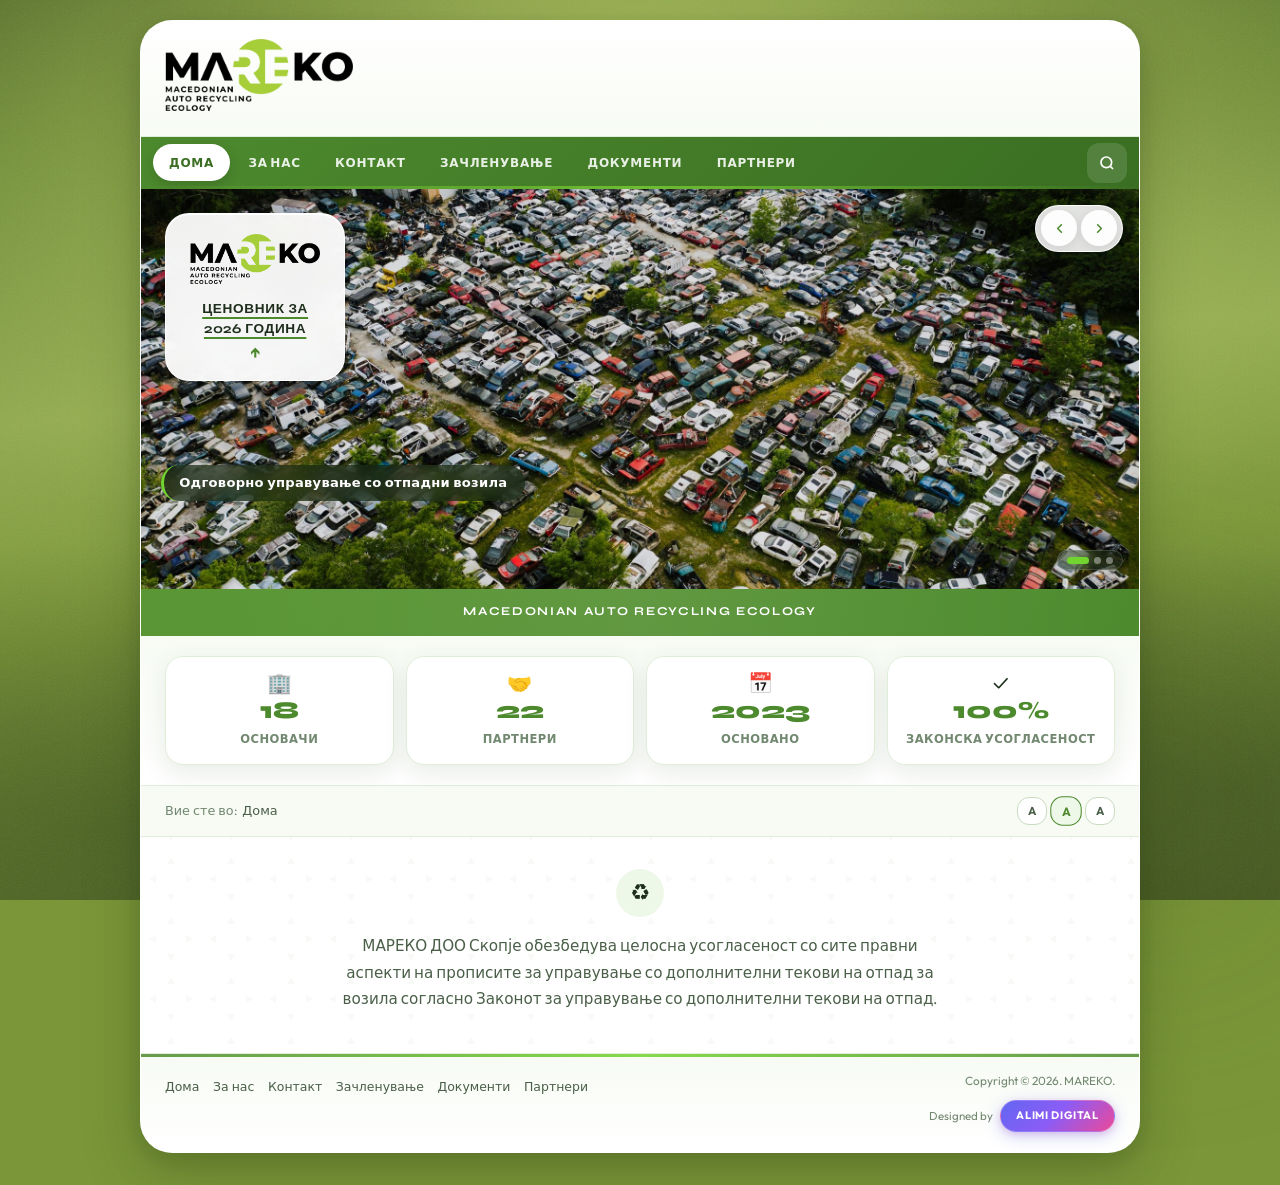
<file: index.html>
<!DOCTYPE html>
<html lang="mk">
<head>
  <meta charset="UTF-8">
  <meta name="viewport" content="width=device-width, initial-scale=1.0">
  <meta name="description" content="MAREKO – Macedonian Auto Recycling Ecology. Друштво за управување со автомобили и автомобилски отпад во Македонија.">
  <meta name="theme-color" content="#688636">
  <title>MAREKO – Macedonian Auto Recycling Ecology</title>
  <link rel="icon" href="assets/images/mareko-logo.png" type="image/png">
  <link rel="stylesheet" href="assets/css/styles.css">
</head>
<body data-page="home">

  <div class="site-box">
    <header id="site-header"></header>

    <main class="main-pattern">
      <section class="hero-slider" id="hero-slider" aria-label="Слајдер">
        <div class="hero-slide active" data-caption="Одговорно управување со отпадни возила">
          <img src="assets/images/slider-cars-01.jpg" alt="Аеродромски поглед на отпадни возила" width="1920" height="1080" fetchpriority="high">
        </div>
        <div class="hero-slide" data-caption="Законска усогласеност и еколошка одговорност">
          <img src="assets/images/slider-cars-02.jpg" alt="Рециклирање на автомобили" width="1920" height="1080" loading="lazy">
        </div>
        <div class="hero-slide" data-caption="Колективно дејство за почиста иднина">
          <img src="assets/images/slider-cars-03.jpg" alt="Метален отпад од возила" width="1920" height="1080" loading="lazy">
        </div>

        <p class="hero-caption" id="hero-caption" aria-live="polite">Одговорно управување со отпадни возила</p>

        <a href="assets/docs/MAREKO-CENOVNIK-2026.pdf" class="hero-price-box" target="_blank" rel="noopener">
          <img src="assets/images/mareko-logo.png" alt="MAREKO" class="logo-img-sm" width="160" height="40">
          <div class="price-text">
            <span class="price-text-label">Ценовник за<br>2026 година</span>
            <span class="price-arrow" aria-hidden="true">↑</span>
          </div>
        </a>

        <div class="hero-footer">
          <div class="slider-dots" aria-hidden="true">
            <button class="slider-dot active" aria-label="Слајд 1"></button>
            <button class="slider-dot" aria-label="Слајд 2"></button>
            <button class="slider-dot" aria-label="Слајд 3"></button>
          </div>
        </div>

        <div class="slider-controls">
          <button class="slider-btn" id="slider-prev" aria-label="Претходен слајд">
            <svg width="15" height="15" viewBox="0 0 24 24" fill="none" stroke="currentColor" stroke-width="2.5" stroke-linecap="round" stroke-linejoin="round" aria-hidden="true"><path d="M15 18l-6-6 6-6"/></svg>
          </button>
          <button class="slider-btn" id="slider-next" aria-label="Следен слајд">
            <svg width="15" height="15" viewBox="0 0 24 24" fill="none" stroke="currentColor" stroke-width="2.5" stroke-linecap="round" stroke-linejoin="round" aria-hidden="true"><path d="M9 18l6-6-6-6"/></svg>
          </button>
        </div>
      </section>

      <div class="green-banner">Macedonian Auto Recycling Ecology</div>

      <section class="trust-strip">
        <div class="trust-grid">
          <div class="trust-card fade-up">
            <span class="trust-icon">🏢</span>
            <span class="trust-number">18</span>
            <span class="trust-label">Основачи</span>
          </div>
          <div class="trust-card fade-up">
            <span class="trust-icon">🤝</span>
            <span class="trust-number">22</span>
            <span class="trust-label">Партнери</span>
          </div>
          <div class="trust-card fade-up">
            <span class="trust-icon">📅</span>
            <span class="trust-number">2023</span>
            <span class="trust-label">Основано</span>
          </div>
          <div class="trust-card fade-up">
            <span class="trust-icon">✓</span>
            <span class="trust-number">100%</span>
            <span class="trust-label">Законска усогласеност</span>
          </div>
        </div>
      </section>

      <div class="utility-bar">
        <div class="breadcrumb">
          <span>Вие сте во:</span>
          <a href="index.html">Дома</a>
        </div>
        <div class="font-size-controls" aria-label="Големина на текст">
          <button class="font-size-btn" data-size="sm" aria-label="Мал текст">A</button>
          <button class="font-size-btn active" data-size="md" aria-label="Нормален текст">A</button>
          <button class="font-size-btn" data-size="lg" aria-label="Голем текст">A</button>
        </div>
      </div>

      <div class="home-intro fade-up">
        <div class="home-intro-icon">♻</div>
        <p>МАРЕКО ДОО Скопје обезбедува целосна усогласеност со сите правни аспекти на прописите за управување со дополнителни текови на отпад за возила согласно Законот за управување со дополнителни текови на отпад.</p>
      </div>
    </main>

    <footer class="site-footer" id="site-footer"></footer>
  </div>

  <script src="assets/js/main.js"></script>
</body>
</html>
</file>
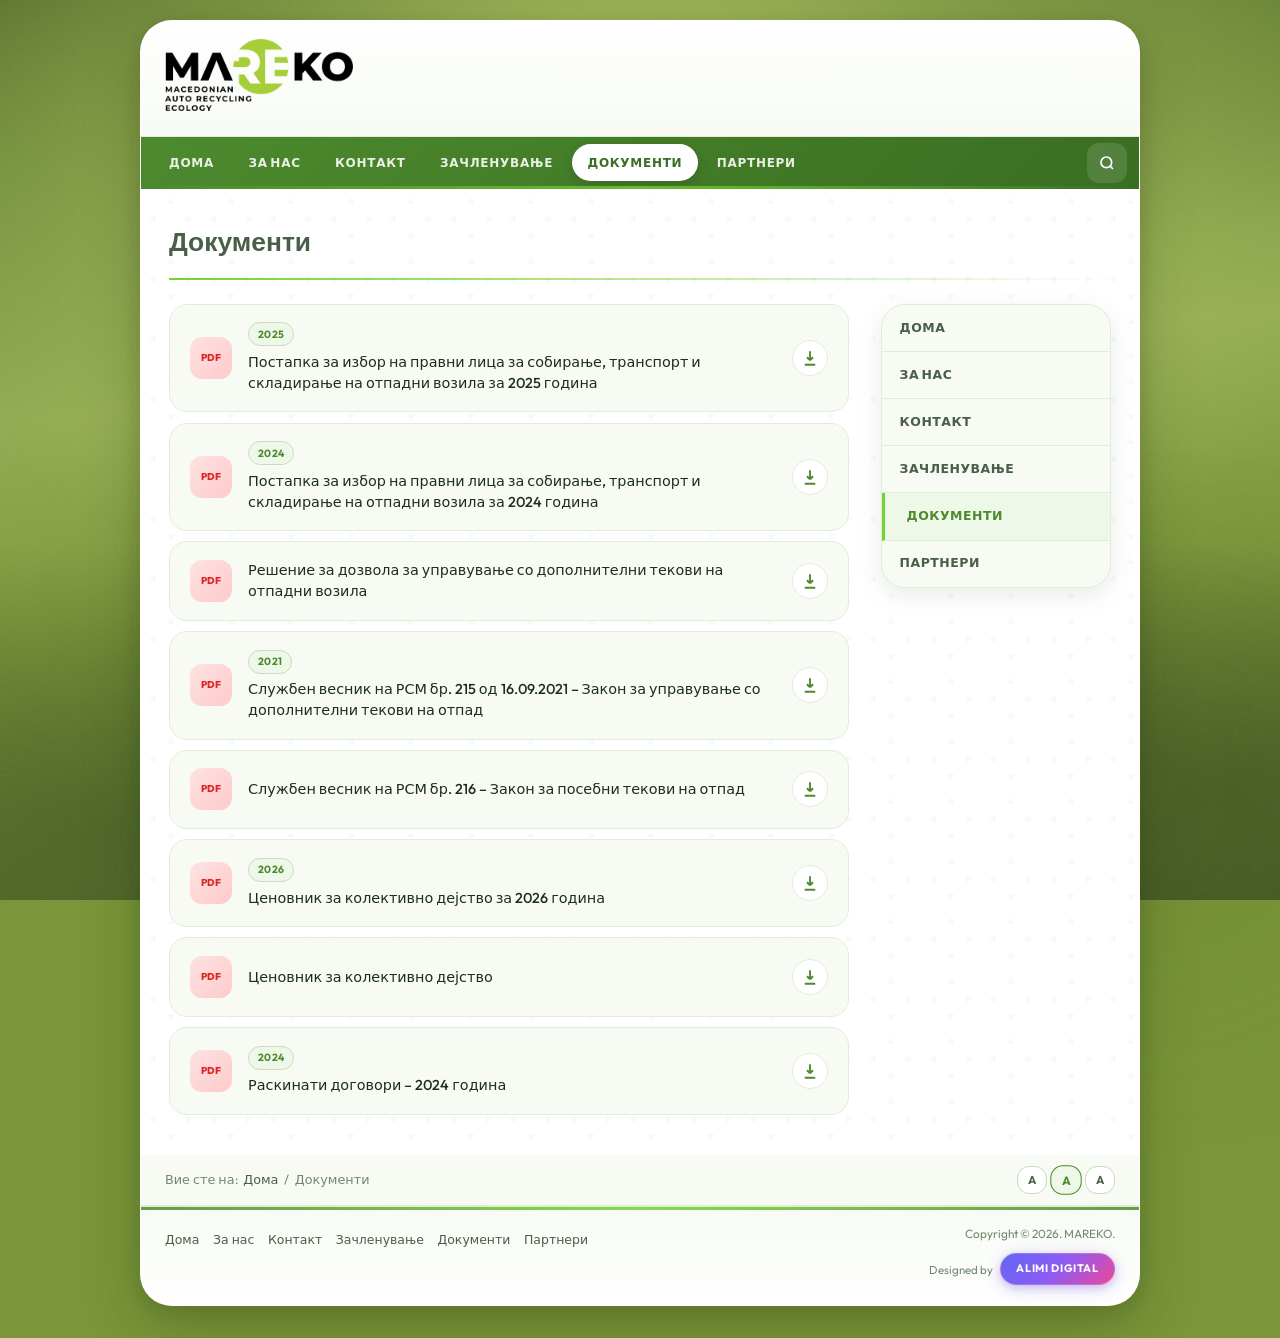
<file: dokumenti.html>
<!DOCTYPE html>
<html lang="mk">
<head>
  <meta charset="UTF-8">
  <meta name="viewport" content="width=device-width, initial-scale=1.0">
  <meta name="description" content="Документи – MAREKO. Постапки, дозволи, закони и ценовници.">
  <meta name="theme-color" content="#688636">
  <title>Документи – MAREKO</title>
  <link rel="icon" href="assets/images/mareko-logo.png" type="image/png">
  <link rel="stylesheet" href="assets/css/styles.css">
</head>
<body data-page="documents">

  <div class="site-box">
    <header id="site-header"></header>

    <main class="main-pattern">
      <div class="page-body">
        <h1 class="page-title fade-up">Документи</h1>
        <div class="page-layout">
          <div class="content-area">
            <div class="doc-list" id="doc-list"></div>
          </div>

          <aside class="sidebar">
            <nav class="sidebar-nav" id="sidebar-nav" aria-label="Странична навигација"></nav>
          </aside>
        </div>
      </div>

      <div class="utility-bar">
        <div class="breadcrumb">
          <span>Вие сте на:</span>
          <a href="index.html">Дома</a>
          <span>/</span>
          <span>Документи</span>
        </div>
        <div class="font-size-controls" aria-label="Големина на текст">
          <button class="font-size-btn" data-size="sm" aria-label="Мал текст">A</button>
          <button class="font-size-btn active" data-size="md" aria-label="Нормален текст">A</button>
          <button class="font-size-btn" data-size="lg" aria-label="Голем текст">A</button>
        </div>
      </div>
    </main>

    <footer class="site-footer" id="site-footer"></footer>
  </div>

  <script src="assets/js/main.js"></script>
</body>
</html>
</file>
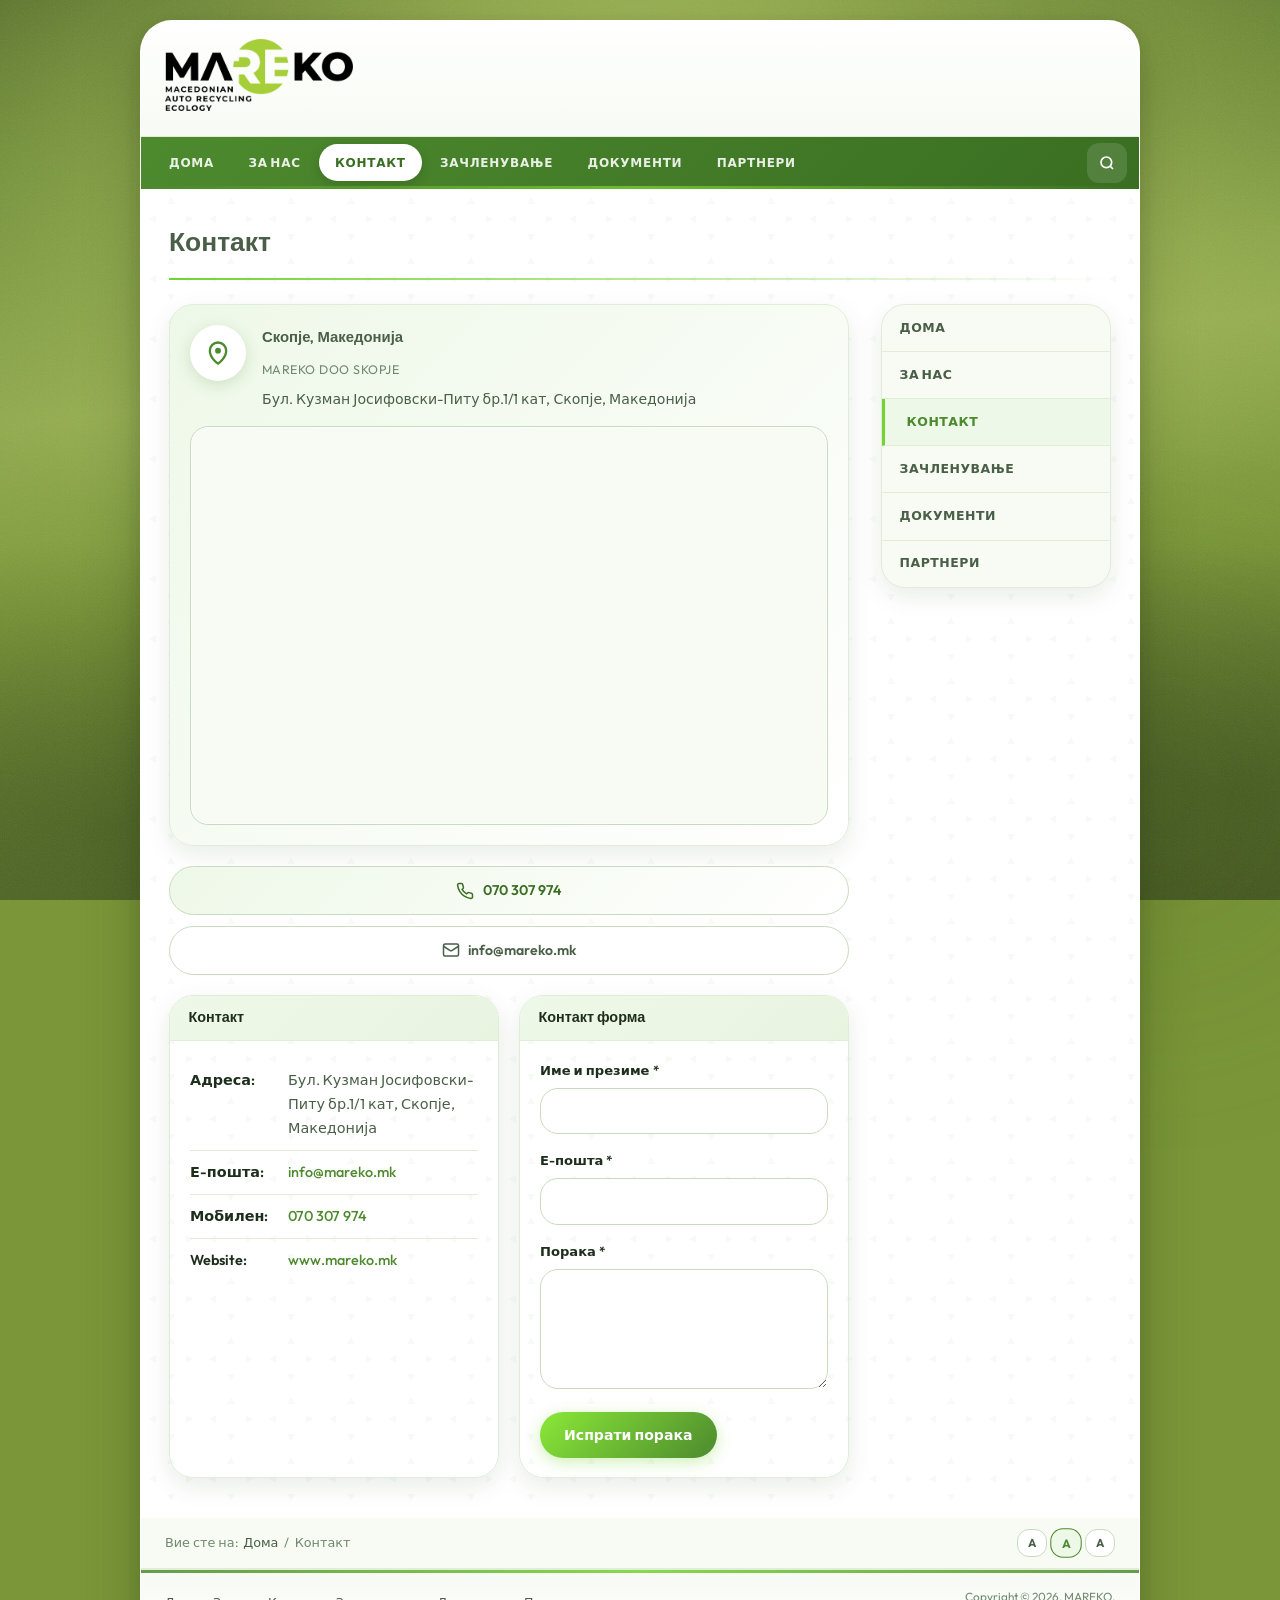
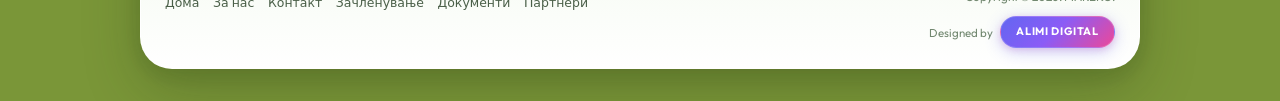
<file: kontakt.html>
<!DOCTYPE html>
<html lang="mk">
<head>
  <meta charset="UTF-8">
  <meta name="viewport" content="width=device-width, initial-scale=1.0">
  <meta name="description" content="Контакт – MAREKO DOO Skopje. Адреса, е-пошта, телефон и контакт форма.">
  <meta name="theme-color" content="#688636">
  <title>Контакт – MAREKO</title>
  <link rel="icon" href="assets/images/mareko-logo.png" type="image/png">
  <link rel="stylesheet" href="assets/css/styles.css">
</head>
<body data-page="contact">

  <div class="site-box">
    <header id="site-header"></header>

    <main class="main-pattern">
      <div class="page-body">
        <h1 class="page-title fade-up">Контакт</h1>
        <div class="page-layout">
          <div class="content-area">
            <div class="contact-visual fade-up">
              <div class="contact-visual-header">
                <div class="map-pin" aria-hidden="true">
                  <svg viewBox="0 0 24 24" fill="none" stroke="currentColor" stroke-width="2"><path d="M12 21s7-4.5 7-11a7 7 0 1 0-14 0c0 6.5 7 11 7 11z"/><circle cx="12" cy="10" r="2.5" fill="currentColor" stroke="none"/></svg>
                </div>
                <div class="contact-visual-info">
                  <p class="contact-visual-text">Скопје, Македонија</p>
                  <span class="contact-visual-sub">MAREKO DOO Skopje</span>
                  <address class="contact-address">
                    Бул. Кузман Јосифовски-Питу бр.1/1 кат, Скопје, Македонија
                  </address>
                </div>
              </div>
              <div class="contact-map-wrap">
                <iframe
                  class="contact-map"
                  src="https://maps.google.com/maps?q=41.9913,21.4459&amp;hl=mk&amp;z=16&amp;output=embed"
                  title="MAREKO DOO Skopje – локација (41.9913, 21.4459)"
                  loading="lazy"
                  referrerpolicy="no-referrer-when-downgrade"
                  allowfullscreen
                ></iframe>
              </div>
            </div>
            <div class="contact-actions fade-up">
              <a href="tel:+38970307974" class="contact-action contact-action--phone">
                <svg width="18" height="18" viewBox="0 0 24 24" fill="none" stroke="currentColor" stroke-width="2" aria-hidden="true"><path d="M22 16.92v3a2 2 0 0 1-2.18 2 19.79 19.79 0 0 1-8.63-3.07 19.5 19.5 0 0 1-6-6 19.79 19.79 0 0 1-3.07-8.67A2 2 0 0 1 4.11 2h3a2 2 0 0 1 2 1.72c.127.96.361 1.903.7 2.81a2 2 0 0 1-.45 2.11L8.09 9.91a16 16 0 0 0 6 6l1.27-1.27a2 2 0 0 1 2.11-.45c.907.339 1.85.573 2.81.7A2 2 0 0 1 22 16.92z"/></svg>
                070 307 974
              </a>
              <a href="mailto:info@mareko.mk" class="contact-action contact-action--email">
                <svg width="18" height="18" viewBox="0 0 24 24" fill="none" stroke="currentColor" stroke-width="2" aria-hidden="true"><rect x="2" y="4" width="20" height="16" rx="2"/><path d="m22 7-8.97 5.7a1.94 1.94 0 0 1-2.06 0L2 7"/></svg>
                info@mareko.mk
              </a>
            </div>
            <div class="contact-grid">
              <div class="contact-box fade-up">
                <div class="contact-box-header">Контакт</div>
                <div class="contact-box-body">
                  <div class="contact-row">
                    <span class="contact-label">Адреса:</span>
                    <span class="contact-value">Бул. Кузман Јосифовски-Питу бр.1/1 кат, Скопје, Македонија</span>
                  </div>
                  <div class="contact-row">
                    <span class="contact-label">Е-пошта:</span>
                    <span class="contact-value"><a href="mailto:info@mareko.mk">info@mareko.mk</a></span>
                  </div>
                  <div class="contact-row">
                    <span class="contact-label">Мобилен:</span>
                    <span class="contact-value"><a href="tel:+38970307974">070 307 974</a></span>
                  </div>
                  <div class="contact-row">
                    <span class="contact-label">Website:</span>
                    <span class="contact-value"><a href="https://www.mareko.mk">www.mareko.mk</a></span>
                  </div>
                </div>
              </div>

              <div class="contact-box fade-up">
                <div class="contact-box-header">Контакт форма</div>
                <div class="contact-box-body">
                  <form id="contact-form" novalidate>
                    <div class="form-group">
                      <label for="name">Име и презиме *</label>
                      <input type="text" id="name" name="name" required autocomplete="name">
                    </div>
                    <div class="form-group">
                      <label for="email">Е-пошта *</label>
                      <input type="email" id="email" name="email" required autocomplete="email">
                    </div>
                    <div class="form-group">
                      <label for="message">Порака *</label>
                      <textarea id="message" name="message" required></textarea>
                    </div>
                    <button type="submit" class="btn btn-primary">Испрати порака</button>
                    <div class="form-success" id="form-success">Вашата порака е подготвена. Отворање на е-пошта...</div>
                  </form>
                </div>
              </div>
            </div>
          </div>

          <aside class="sidebar">
            <nav class="sidebar-nav" id="sidebar-nav" aria-label="Странична навигација"></nav>
          </aside>
        </div>
      </div>

      <div class="utility-bar">
        <div class="breadcrumb">
          <span>Вие сте на:</span>
          <a href="index.html">Дома</a>
          <span>/</span>
          <span>Контакт</span>
        </div>
        <div class="font-size-controls" aria-label="Големина на текст">
          <button class="font-size-btn" data-size="sm" aria-label="Мал текст">A</button>
          <button class="font-size-btn active" data-size="md" aria-label="Нормален текст">A</button>
          <button class="font-size-btn" data-size="lg" aria-label="Голем текст">A</button>
        </div>
      </div>
    </main>

    <footer class="site-footer" id="site-footer"></footer>
  </div>

  <script src="assets/js/main.js"></script>
</body>
</html>
</file>
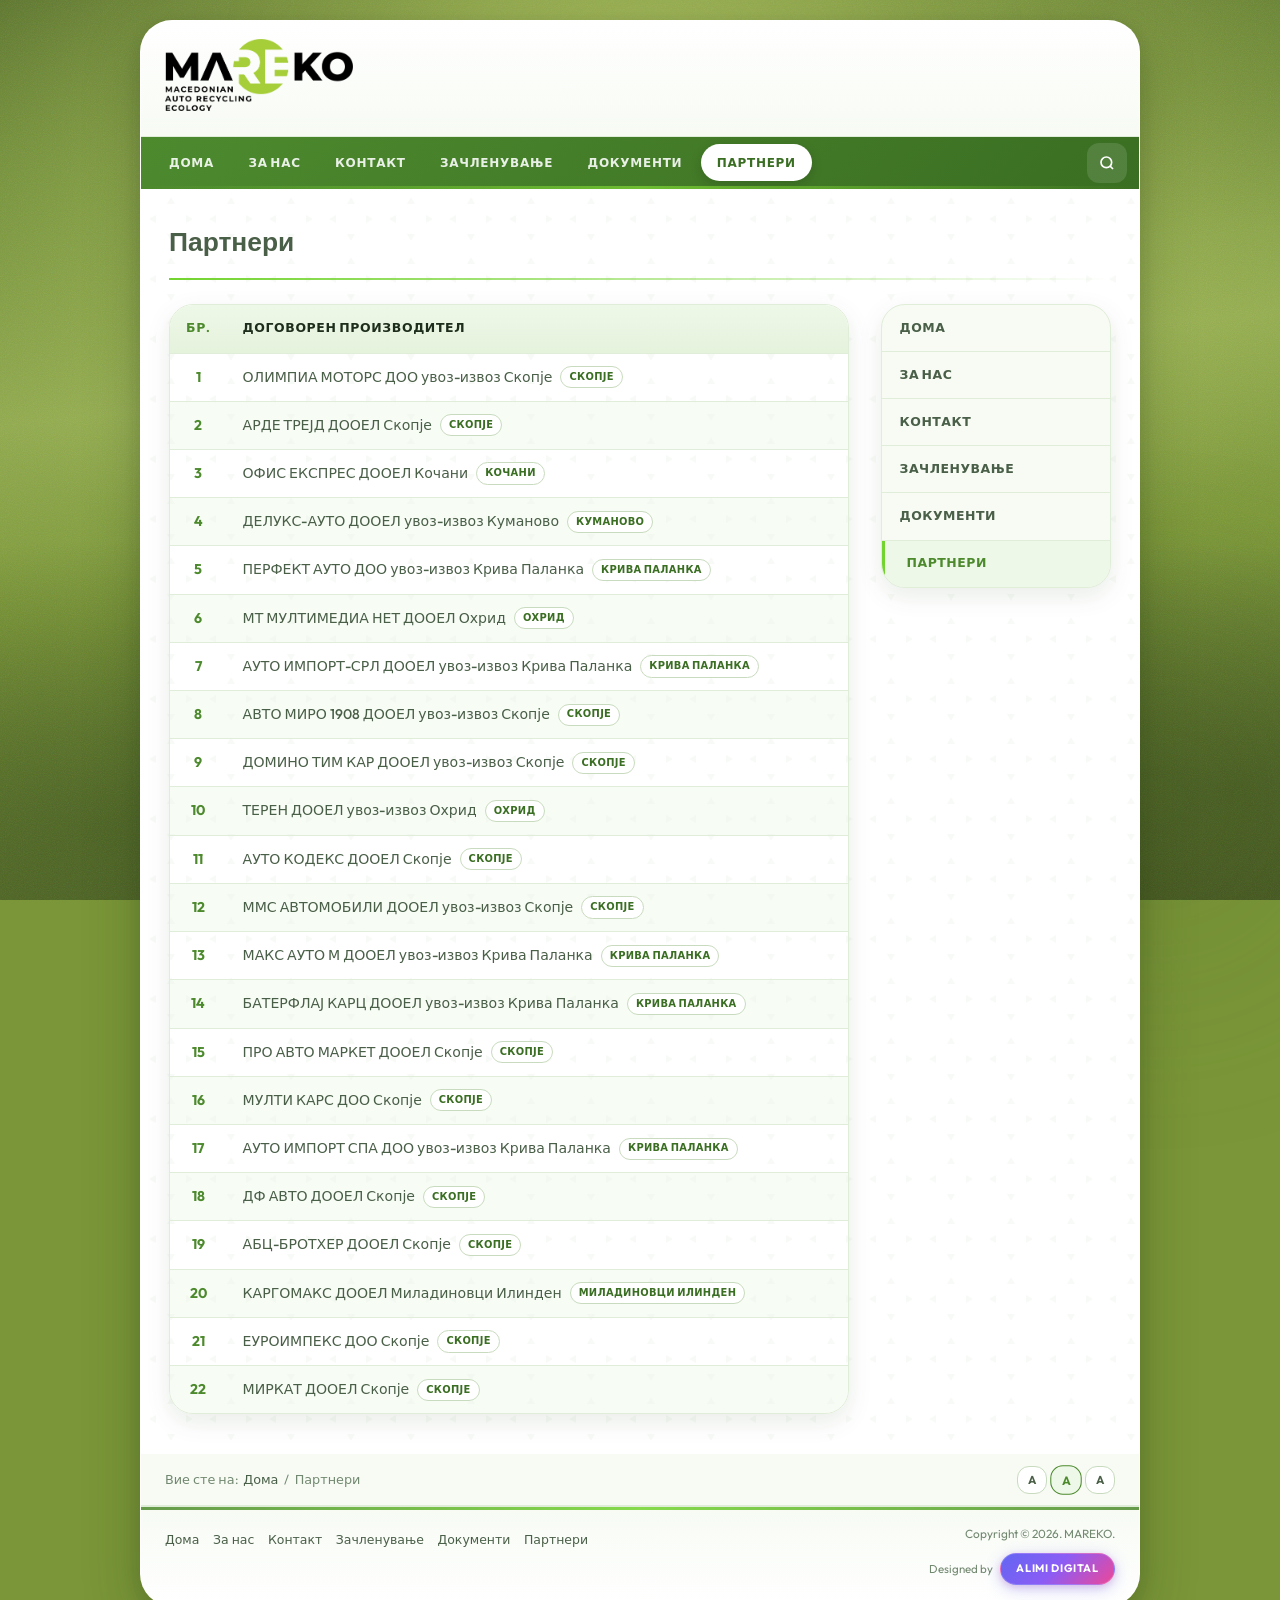
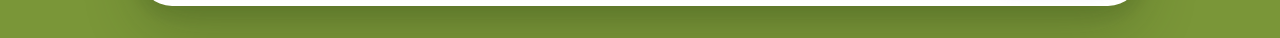
<file: partneri.html>
<!DOCTYPE html>
<html lang="mk">
<head>
  <meta charset="UTF-8">
  <meta name="viewport" content="width=device-width, initial-scale=1.0">
  <meta name="description" content="Партнери – MAREKO. Листа на договорени производители.">
  <meta name="theme-color" content="#688636">
  <title>Партнери – MAREKO</title>
  <link rel="icon" href="assets/images/mareko-logo.png" type="image/png">
  <link rel="stylesheet" href="assets/css/styles.css">
</head>
<body data-page="partners">

  <div class="site-box">
    <header id="site-header"></header>

    <main class="main-pattern">
      <div class="page-body">
        <h1 class="page-title fade-up">Партнери</h1>
        <div class="page-layout">
          <div class="content-area">
            <div id="partners-list"></div>
          </div>

          <aside class="sidebar">
            <nav class="sidebar-nav" id="sidebar-nav" aria-label="Странична навигација"></nav>
          </aside>
        </div>
      </div>

      <div class="utility-bar">
        <div class="breadcrumb">
          <span>Вие сте на:</span>
          <a href="index.html">Дома</a>
          <span>/</span>
          <span>Партнери</span>
        </div>
        <div class="font-size-controls" aria-label="Големина на текст">
          <button class="font-size-btn" data-size="sm" aria-label="Мал текст">A</button>
          <button class="font-size-btn active" data-size="md" aria-label="Нормален текст">A</button>
          <button class="font-size-btn" data-size="lg" aria-label="Голем текст">A</button>
        </div>
      </div>
    </main>

    <footer class="site-footer" id="site-footer"></footer>
  </div>

  <script src="assets/js/main.js"></script>
</body>
</html>
</file>
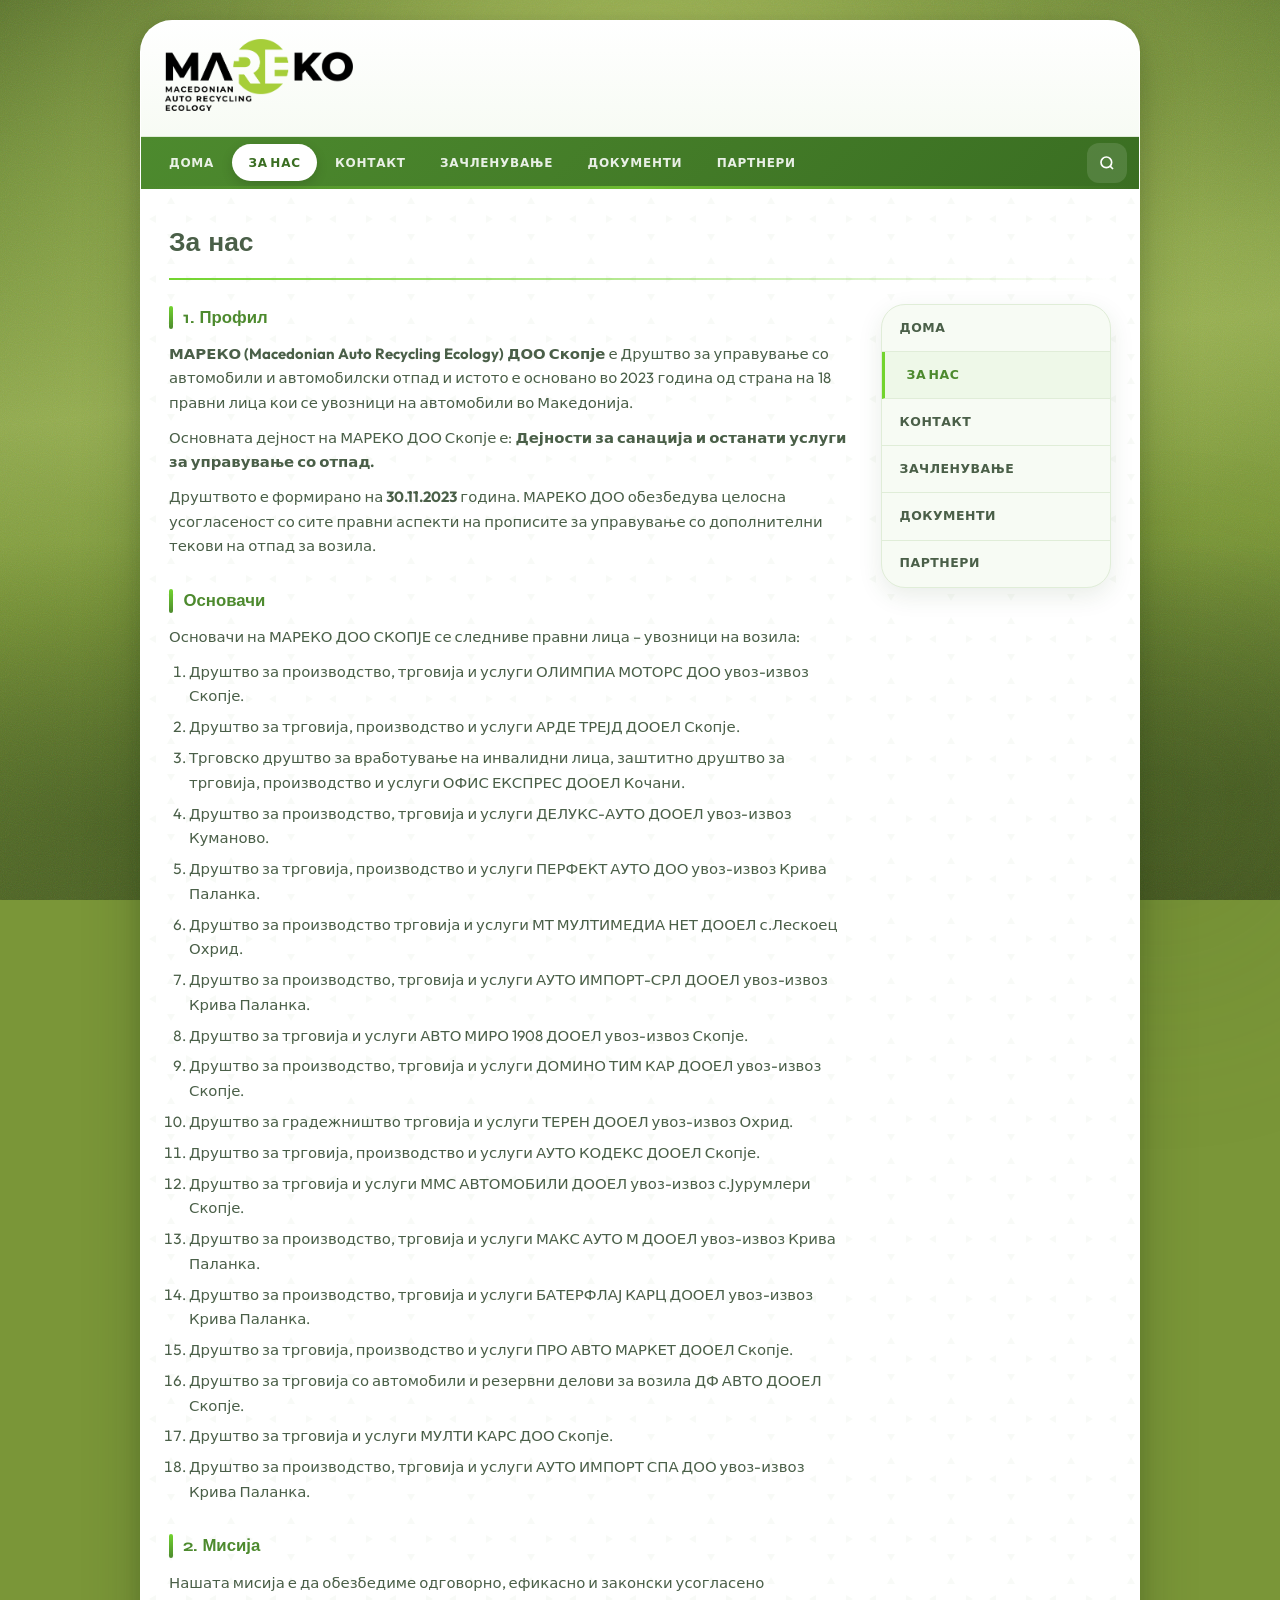
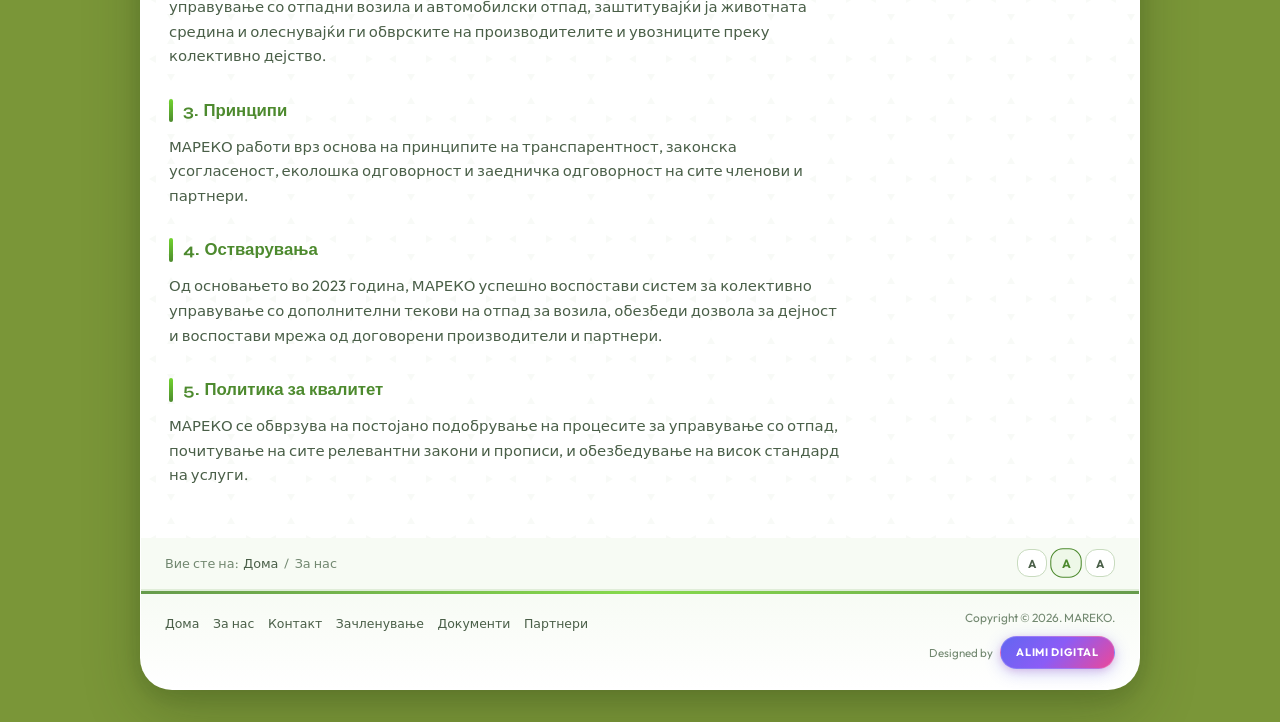
<file: za-nas.html>
<!DOCTYPE html>
<html lang="mk">
<head>
  <meta charset="UTF-8">
  <meta name="viewport" content="width=device-width, initial-scale=1.0">
  <meta name="description" content="За нас – MAREKO DOO Skopje. Профил, мисија, принципи и основачи.">
  <meta name="theme-color" content="#688636">
  <title>За нас – MAREKO</title>
  <link rel="icon" href="assets/images/mareko-logo.png" type="image/png">
  <link rel="stylesheet" href="assets/css/styles.css">
</head>
<body data-page="about">

  <div class="site-box">
    <header id="site-header"></header>

    <main class="main-pattern">
      <div class="page-body">
        <h1 class="page-title fade-up">За нас</h1>
        <div class="page-layout">
          <article class="content-area">
            <h2 class="section-heading fade-up">1. Профил</h2>
            <p><strong>МАРЕКО (Macedonian Auto Recycling Ecology) ДОО Скопје</strong> е Друштво за управување со автомобили и автомобилски отпад и истото е основано во 2023 година од страна на 18 правни лица кои се увозници на автомобили во Македонија.</p>
            <p>Основната дејност на МАРЕКО ДОО Скопје е: <strong>Дејности за санација и останати услуги за управување со отпад.</strong></p>
            <p>Друштвото е формирано на <strong>30.11.2023</strong> година. МАРЕКО ДОО обезбедува целосна усогласеност со сите правни аспекти на прописите за управување со дополнителни текови на отпад за возила.</p>

            <h2 class="section-heading fade-up">Основачи</h2>
            <p class="fade-up">Основачи на МАРЕКО ДОО СКОПЈЕ се следниве правни лица – увозници на возила:</p>
            <ol class="fade-up">
              <li>Друштво за производство, трговија и услуги ОЛИМПИА МОТОРС ДОО увоз-извоз Скопје.</li>
              <li>Друштво за трговија, производство и услуги АРДЕ ТРЕЈД ДООЕЛ Скопје.</li>
              <li>Трговско друштво за вработување на инвалидни лица, заштитно друштво за трговија, производство и услуги ОФИС ЕКСПРЕС ДООЕЛ Кочани.</li>
              <li>Друштво за производство, трговија и услуги ДЕЛУКС-АУТО ДООЕЛ увоз-извоз Куманово.</li>
              <li>Друштво за трговија, производство и услуги ПЕРФЕКТ АУТО ДОО увоз-извоз Крива Паланка.</li>
              <li>Друштво за производство трговија и услуги МТ МУЛТИМЕДИА НЕТ ДООЕЛ с.Лескоец Охрид.</li>
              <li>Друштво за производство, трговија и услуги АУТО ИМПОРТ-СРЛ ДООЕЛ увоз-извоз Крива Паланка.</li>
              <li>Друштво за трговија и услуги АВТО МИРО 1908 ДООЕЛ увоз-извоз Скопје.</li>
              <li>Друштво за производство, трговија и услуги ДОМИНО ТИМ КАР ДООЕЛ увоз-извоз Скопје.</li>
              <li>Друштво за градежништво трговија и услуги ТЕРЕН ДООЕЛ увоз-извоз Охрид.</li>
              <li>Друштво за трговија, производство и услуги АУТО КОДЕКС ДООЕЛ Скопје.</li>
              <li>Друштво за трговија и услуги ММС АВТОМОБИЛИ ДООЕЛ увоз-извоз с.Јурумлери Скопје.</li>
              <li>Друштво за производство, трговија и услуги МАКС АУТО М ДООЕЛ увоз-извоз Крива Паланка.</li>
              <li>Друштво за производство, трговија и услуги БАТЕРФЛАЈ КАРЦ ДООЕЛ увоз-извоз Крива Паланка.</li>
              <li>Друштво за трговија, производство и услуги ПРО АВТО МАРКЕТ ДООЕЛ Скопје.</li>
              <li>Друштво за трговија со автомобили и резервни делови за возила ДФ АВТО ДООЕЛ Скопје.</li>
              <li>Друштво за трговија и услуги МУЛТИ КАРС ДОО Скопје.</li>
              <li>Друштво за производство, трговија и услуги АУТО ИМПОРТ СПА ДОО увоз-извоз Крива Паланка.</li>
            </ol>

            <h2 class="section-heading fade-up">2. Мисија</h2>
            <p>Нашата мисија е да обезбедиме одговорно, ефикасно и законски усогласено управување со отпадни возила и автомобилски отпад, заштитувајќи ја животната средина и олеснувајќи ги обврските на производителите и увозниците преку колективно дејство.</p>

            <h2 class="section-heading fade-up">3. Принципи</h2>
            <p>МАРЕКО работи врз основа на принципите на транспарентност, законска усогласеност, еколошка одговорност и заедничка одговорност на сите членови и партнери.</p>

            <h2 class="section-heading fade-up">4. Остварувања</h2>
            <p>Од основањето во 2023 година, МАРЕКО успешно воспостави систем за колективно управување со дополнителни текови на отпад за возила, обезбеди дозвола за дејност и воспостави мрежа од договорени производители и партнери.</p>

            <h2 class="section-heading fade-up">5. Политика за квалитет</h2>
            <p>МАРЕКО се обврзува на постојано подобрување на процесите за управување со отпад, почитување на сите релевантни закони и прописи, и обезбедување на висок стандард на услуги.</p>
          </article>

          <aside class="sidebar">
            <nav class="sidebar-nav" id="sidebar-nav" aria-label="Странична навигација"></nav>
          </aside>
        </div>
      </div>

      <div class="utility-bar">
        <div class="breadcrumb">
          <span>Вие сте на:</span>
          <a href="index.html">Дома</a>
          <span>/</span>
          <span>За нас</span>
        </div>
        <div class="font-size-controls" aria-label="Големина на текст">
          <button class="font-size-btn" data-size="sm" aria-label="Мал текст">A</button>
          <button class="font-size-btn active" data-size="md" aria-label="Нормален текст">A</button>
          <button class="font-size-btn" data-size="lg" aria-label="Голем текст">A</button>
        </div>
      </div>
    </main>

    <footer class="site-footer" id="site-footer"></footer>
  </div>

  <script src="assets/js/main.js"></script>
</body>
</html>
</file>
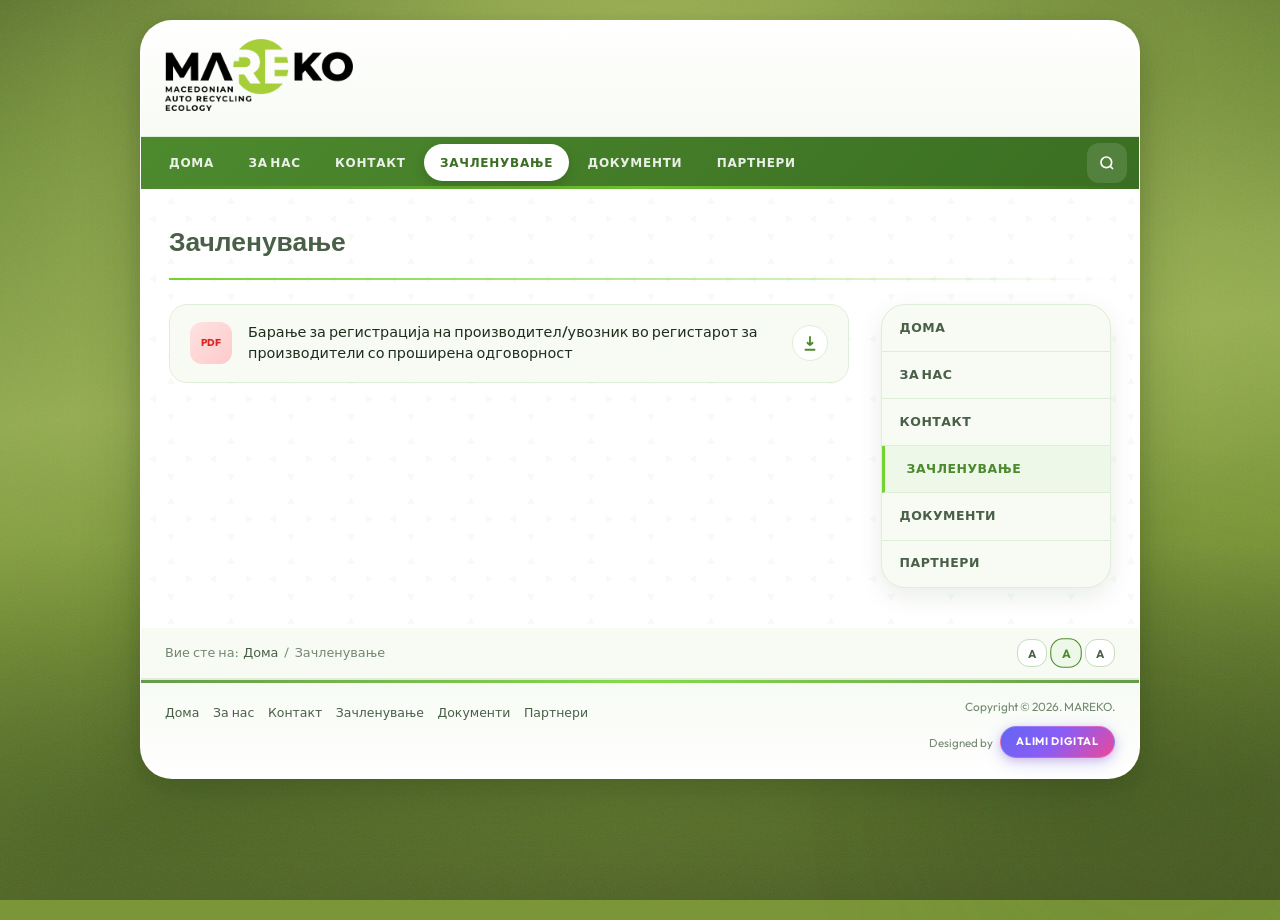
<file: zachlenuvanje.html>
<!DOCTYPE html>
<html lang="mk">
<head>
  <meta charset="UTF-8">
  <meta name="viewport" content="width=device-width, initial-scale=1.0">
  <meta name="description" content="Зачленување – MAREKO. Барање за регистрација на производител/увозник.">
  <meta name="theme-color" content="#688636">
  <title>Зачленување – MAREKO</title>
  <link rel="icon" href="assets/images/mareko-logo.png" type="image/png">
  <link rel="stylesheet" href="assets/css/styles.css">
</head>
<body data-page="membership">

  <div class="site-box">
    <header id="site-header"></header>

    <main class="main-pattern">
      <div class="page-body">
        <h1 class="page-title fade-up">Зачленување</h1>
        <div class="page-layout">
          <article class="content-area">
            <div class="doc-list">
              <a href="assets/docs/registacija-template.pdf" class="doc-item fade-up" target="_blank" rel="noopener">
                <span class="doc-stripe" aria-hidden="true"></span>
                <div class="doc-icon">PDF</div>
                <div class="doc-info">
                  <h3>Барање за регистрација на производител/увозник во регистарот за производители со проширена одговорност</h3>
                </div>
                <span class="doc-download" aria-hidden="true">
                  <svg width="18" height="18" viewBox="0 0 24 24" fill="none" stroke="currentColor" stroke-width="2.5"><path d="M12 3v12m0 0 4-4m-4 4-4-4M5 21h14"/></svg>
                </span>
              </a>
            </div>
          </article>

          <aside class="sidebar">
            <nav class="sidebar-nav" id="sidebar-nav" aria-label="Странична навигација"></nav>
          </aside>
        </div>
      </div>

      <div class="utility-bar">
        <div class="breadcrumb">
          <span>Вие сте на:</span>
          <a href="index.html">Дома</a>
          <span>/</span>
          <span>Зачленување</span>
        </div>
        <div class="font-size-controls" aria-label="Големина на текст">
          <button class="font-size-btn" data-size="sm" aria-label="Мал текст">A</button>
          <button class="font-size-btn active" data-size="md" aria-label="Нормален текст">A</button>
          <button class="font-size-btn" data-size="lg" aria-label="Голем текст">A</button>
        </div>
      </div>
    </main>

    <footer class="site-footer" id="site-footer"></footer>
  </div>

  <script src="assets/js/main.js"></script>
</body>
</html>
</file>
<file: assets/css/styles.css>
/* MAREKO.MK — Light boxed · modern 2026 */
@import url('https://fonts.googleapis.com/css2?family=Outfit:wght@300;400;500;600;700;800&family=Syne:wght@700;800&display=swap');

:root {
  --green-bright: #72d42e;
  --green-light: #8ae838;
  --green-nav: #4d8a2e;
  --green-nav-dark: #3a6e22;
  --green-banner: #5a9634;
  --green-soft: #eef8e8;
  --green-glow: rgba(114, 212, 46, 0.35);
  --green-bg: #7a9638;
  --green-bg-light: #a8be58;
  --green-bg-lime: #c2d46a;
  --green-bg-dark: #556b2a;
  --green-bg-deep: #465822;
  --white: #ffffff;
  --off-white: #f7fbf4;
  --text: #1e2e1c;
  --text-muted: #4a5f48;
  --text-light: #728870;
  --border: #e0edd8;
  --border-dark: #c8dbbe;
  --shadow-box: 0 20px 56px rgba(35, 55, 18, 0.28), 0 6px 20px rgba(35, 55, 18, 0.14);
  --shadow-soft: 0 8px 24px rgba(40, 80, 25, 0.1);
  --shadow-hover: 0 12px 32px rgba(114, 212, 46, 0.2);
  --radius-sm: 12px;
  --radius-md: 18px;
  --radius-lg: 24px;
  --radius-xl: 32px;
  --radius-pill: 999px;
  --font: 'Outfit', system-ui, sans-serif;
  --font-display: 'Syne', 'Outfit', sans-serif;
  --box-width: 1000px;
  --nav-height: 52px;
  --ease: cubic-bezier(0.4, 0, 0.2, 1);
  --ease-bounce: cubic-bezier(0.34, 1.56, 0.64, 1);
  --transition: 0.35s var(--ease);
  --font-base: 16px;
}

*, *::before, *::after { box-sizing: border-box; margin: 0; padding: 0; }

html {
  scroll-behavior: smooth;
  -webkit-text-size-adjust: 100%;
  font-size: var(--font-base);
}

body {
  font-family: var(--font);
  color: var(--text);
  line-height: 1.65;
  min-height: 100dvh;
  background-color: var(--green-bg);
  background-image:
    url("data:image/svg+xml,%3Csvg viewBox='0 0 200 200' xmlns='http://www.w3.org/2000/svg'%3E%3Cfilter id='n'%3E%3CfeTurbulence type='fractalNoise' baseFrequency='0.75' numOctaves='4' stitchTiles='stitch'/%3E%3C/filter%3E%3Crect width='100%25' height='100%25' filter='url(%23n)' opacity='0.35'/%3E%3C/svg%3E"),
    radial-gradient(ellipse 95% 75% at 50% 18%, rgba(194, 212, 106, 0.92) 0%, rgba(168, 190, 88, 0.55) 32%, transparent 68%),
    radial-gradient(ellipse 70% 55% at 8% 92%, rgba(70, 92, 34, 0.72) 0%, transparent 58%),
    radial-gradient(ellipse 65% 50% at 96% 88%, rgba(62, 82, 30, 0.68) 0%, transparent 55%),
    radial-gradient(ellipse 45% 35% at 92% 8%, rgba(90, 115, 42, 0.45) 0%, transparent 52%),
    linear-gradient(175deg, #4f6828 0%, #688636 18%, #8fa84e 42%, #7a9638 62%, #5f782e 82%, #465822 100%);
  background-blend-mode: soft-light, normal, normal, normal, normal, normal;
  background-size: 160px 160px, auto, auto, auto, auto, auto;
  background-attachment: fixed;
  overflow-x: hidden;
}

/* Soft ambient glow — light olive, not dark */
body::before,
body::after {
  content: '';
  position: fixed;
  border-radius: 50%;
  filter: blur(100px);
  opacity: 0.35;
  pointer-events: none;
  z-index: 0;
  animation: blobFloat 16s ease-in-out infinite alternate;
}

body::before {
  width: 480px;
  height: 480px;
  background: rgba(184, 204, 106, 0.55);
  top: -140px;
  left: 50%;
  transform: translateX(-50%);
}

body::after {
  width: 360px;
  height: 360px;
  background: rgba(86, 107, 42, 0.45);
  bottom: -80px;
  right: -60px;
  animation-delay: -8s;
}

@keyframes blobFloat {
  from { transform: translate(0, 0) scale(1); }
  to { transform: translate(20px, 30px) scale(1.08); }
}

img { max-width: 100%; height: auto; display: block; }
a { color: var(--green-nav); text-decoration: none; transition: color var(--transition); }
a:hover { color: var(--green-nav-dark); }

/* ─── BOXED SHELL ─── */
.site-box {
  position: relative;
  z-index: 1;
  width: calc(100% - 1.25rem);
  max-width: var(--box-width);
  margin: 0.75rem auto 1.5rem;
  background: var(--white);
  border-radius: var(--radius-xl);
  box-shadow: var(--shadow-box);
  border: 1px solid rgba(255, 255, 255, 0.85);
  overflow: hidden;
  animation: boxReveal 0.7s var(--ease) both;
}

@keyframes boxReveal {
  from { opacity: 0; transform: translateY(24px); }
  to { opacity: 1; transform: translateY(0); }
}

@media (min-width: 768px) {
  .site-box { margin: 1.25rem auto 2rem; width: calc(100% - 2.5rem); }
}

/* ─── LOGO ─── */
.site-top { background: var(--white); }

.logo-area {
  padding: 1.1rem 1.5rem;
  border-bottom: 1px solid var(--border);
  background: linear-gradient(180deg, var(--white) 0%, var(--off-white) 100%);
}

.logo {
  display: inline-block;
  transition: transform var(--transition), opacity var(--transition);
  text-decoration: none;
}

.logo:hover {
  transform: scale(1.02);
  opacity: 0.92;
}

.logo-img {
  height: 64px;
  width: auto;
  max-width: min(100%, 340px);
  display: block;
  object-fit: contain;
}

.logo-img-sm {
  height: 48px;
  width: auto;
  max-width: 180px;
  margin: 0 auto 0.65rem;
  display: block;
  object-fit: contain;
}

@media (min-width: 768px) {
  .logo-img { height: 72px; max-width: 380px; }
  .logo-img-sm { height: 52px; }
}

/* ─── NAV ─── */
.main-nav-wrap {
  background: linear-gradient(135deg, var(--green-nav) 0%, var(--green-nav-dark) 100%);
  position: relative;
}

.main-nav-wrap::after {
  content: '';
  position: absolute;
  bottom: 0;
  left: 0;
  right: 0;
  height: 3px;
  background: linear-gradient(90deg, transparent, var(--green-light), transparent);
  opacity: 0.6;
}

.main-nav-inner {
  display: flex;
  align-items: center;
  justify-content: space-between;
  min-height: var(--nav-height);
  padding: 0 0.75rem;
}

.main-nav {
  display: none;
  flex: 1;
  align-items: center;
  gap: 0.15rem;
  flex-wrap: wrap;
}

.main-nav a {
  color: rgba(255, 255, 255, 0.88);
  font-size: 0.72rem;
  font-weight: 600;
  letter-spacing: 0.06em;
  text-transform: uppercase;
  padding: 0.5rem 0.85rem;
  border-radius: var(--radius-pill);
  transition: all var(--transition);
  position: relative;
}

.main-nav a:hover {
  color: var(--white);
  background: rgba(255, 255, 255, 0.12);
  transform: translateY(-1px);
}

.main-nav a.active {
  color: var(--green-nav-dark);
  background: var(--white);
  box-shadow: 0 4px 12px rgba(0, 0, 0, 0.15);
  font-weight: 700;
}

.nav-actions {
  display: flex;
  align-items: center;
  gap: 0.35rem;
  margin-left: auto;
}

.search-toggle,
.menu-toggle {
  width: 40px;
  height: 40px;
  border: none;
  border-radius: var(--radius-sm);
  background: rgba(255, 255, 255, 0.12);
  color: var(--white);
  cursor: pointer;
  display: flex;
  align-items: center;
  justify-content: center;
  transition: all var(--transition);
}

.search-toggle:hover,
.menu-toggle:hover {
  background: rgba(255, 255, 255, 0.22);
  transform: scale(1.05);
}

.menu-toggle { position: relative; z-index: 1002; }

.hamburger { width: 18px; height: 12px; position: relative; }
.hamburger span {
  display: block;
  position: absolute;
  height: 2px;
  width: 100%;
  background: currentColor;
  border-radius: 2px;
  transition: all var(--transition);
}
.hamburger span:nth-child(1) { top: 0; }
.hamburger span:nth-child(2) { top: 5px; }
.hamburger span:nth-child(3) { top: 10px; }

.menu-toggle.open .hamburger span:nth-child(1) { top: 5px; transform: rotate(45deg); }
.menu-toggle.open .hamburger span:nth-child(2) { opacity: 0; }
.menu-toggle.open .hamburger span:nth-child(3) { top: 5px; transform: rotate(-45deg); }

.mobile-nav {
  display: none;
  flex-direction: column;
  background: var(--green-nav-dark);
  padding: 0.5rem;
  gap: 0.25rem;
}

.mobile-nav.open { display: flex; animation: slideDown 0.3s var(--ease); }

@keyframes slideDown {
  from { opacity: 0; transform: translateY(-8px); }
  to { opacity: 1; transform: translateY(0); }
}

.mobile-nav a {
  color: var(--white);
  font-size: 0.85rem;
  font-weight: 600;
  padding: 0.85rem 1.1rem;
  border-radius: var(--radius-md);
  text-transform: uppercase;
  letter-spacing: 0.05em;
  transition: all var(--transition);
}

.mobile-nav a:hover,
.mobile-nav a.active {
  background: rgba(255, 255, 255, 0.12);
}

.mobile-nav a.active {
  background: var(--white);
  color: var(--green-nav-dark);
}

/* ─── HERO SLIDER ─── */
.hero-slider {
  position: relative;
  height: min(56vw, 400px);
  min-height: 260px;
  overflow: hidden;
  isolation: isolate;
}

.hero-slide {
  position: absolute;
  inset: 0;
  opacity: 0;
  transition: opacity 1s ease;
}

.hero-slide.active { opacity: 1; }

.hero-slide img {
  width: 100%;
  height: 100%;
  object-fit: cover;
  transform: scale(1.04);
  animation: kenBurns 10s ease-in-out infinite alternate;
}

@keyframes kenBurns {
  from { transform: scale(1.04); }
  to { transform: scale(1.1); }
}

.hero-price-box {
  position: absolute;
  top: 1.25rem;
  left: 1.25rem;
  z-index: 3;
  background: rgba(255, 255, 255, 0.94);
  backdrop-filter: blur(12px) saturate(1.1);
  -webkit-backdrop-filter: blur(12px) saturate(1.1);
  border: 1px solid rgba(255, 255, 255, 0.95);
  padding: 1.15rem 1.4rem;
  border-radius: var(--radius-lg);
  box-shadow:
    0 8px 28px rgba(30, 60, 20, 0.08),
    inset 0 1px 0 rgba(255, 255, 255, 1);
  max-width: 220px;
  text-align: center;
  transition: all var(--transition);
  animation: floatIn 0.8s var(--ease-bounce) 0.3s both;
  cursor: pointer;
  text-decoration: none;
  color: inherit;
}

@keyframes floatIn {
  from { opacity: 0; transform: translateY(16px) scale(0.95); }
  to { opacity: 1; transform: translateY(0) scale(1); }
}

.hero-price-box:hover {
  transform: translateY(-4px) scale(1.02);
  box-shadow: var(--shadow-hover);
}

.hero-price-box:hover .price-text-label {
  text-decoration-color: var(--green-bright);
}

.hero-price-box:hover .price-arrow {
  transform: translateY(-3px);
  color: var(--green-nav);
}

.hero-price-box .logo-img-sm {
  height: 44px;
  width: auto;
  margin: 0 auto 0.65rem;
}

.hero-price-box .price-text {
  display: inline-flex;
  flex-direction: column;
  align-items: center;
  gap: 0.35rem;
}

.hero-price-box .price-text-label {
  font-family: var(--font-display);
  font-size: 0.82rem;
  font-weight: 700;
  color: var(--text);
  line-height: 1.45;
  text-transform: uppercase;
  letter-spacing: 0.05em;
  text-decoration: underline;
  text-decoration-thickness: 2px;
  text-underline-offset: 4px;
  text-decoration-color: var(--green-nav);
  transition: text-decoration-color var(--transition);
}

.hero-price-box .price-arrow {
  font-size: 1rem;
  font-weight: 700;
  color: var(--green-nav);
  line-height: 1;
  transition: transform var(--transition), color var(--transition);
}

/* Hero footer — bottom bar + dots */
.hero-footer {
  position: absolute;
  bottom: 1.15rem;
  left: 1rem;
  right: 1rem;
  z-index: 4;
  display: flex;
  align-items: center;
  justify-content: center;
  gap: 0.75rem;
  pointer-events: none;
}

.hero-footer > * {
  pointer-events: auto;
}

.hero-bottom-bar {
  position: static;
  transform: none;
  z-index: 3;
  background: rgba(255, 255, 255, 0.92);
  backdrop-filter: blur(10px);
  -webkit-backdrop-filter: blur(10px);
  border: 1px solid rgba(255, 255, 255, 0.95);
  padding: 0.5rem 1.25rem;
  border-radius: var(--radius-pill);
  font-size: 0.62rem;
  font-weight: 600;
  letter-spacing: 0.08em;
  text-transform: uppercase;
  color: var(--text-muted);
  white-space: nowrap;
  max-width: calc(100% - 5rem);
  overflow: hidden;
  text-overflow: ellipsis;
  box-shadow: 0 4px 16px rgba(30, 60, 20, 0.06), inset 0 1px 0 rgba(255, 255, 255, 1);
  animation: floatIn 0.8s var(--ease) 0.5s both;
}

.slider-controls {
  position: absolute;
  top: 1rem;
  right: 1rem;
  display: flex;
  gap: 0.25rem;
  z-index: 5;
  padding: 0.3rem;
  background: rgba(255, 255, 255, 0.88);
  backdrop-filter: blur(10px);
  -webkit-backdrop-filter: blur(10px);
  border: 1px solid rgba(255, 255, 255, 0.95);
  border-radius: var(--radius-pill);
  box-shadow: 0 4px 20px rgba(30, 60, 20, 0.08);
}

.slider-btn {
  width: 36px;
  height: 36px;
  border: none;
  border-radius: 50%;
  background: rgba(255, 255, 255, 0.95);
  color: var(--green-nav);
  cursor: pointer;
  display: flex;
  align-items: center;
  justify-content: center;
  box-shadow: 0 2px 10px rgba(0, 0, 0, 0.08);
  transition: all var(--transition);
}

.slider-btn:hover {
  background: var(--white);
  transform: scale(1.08);
  color: var(--green-bright);
  box-shadow: 0 4px 16px rgba(114, 212, 46, 0.25);
}

.slider-btn:active {
  transform: scale(0.96);
}

.slider-dots {
  position: absolute;
  right: 0;
  bottom: 0;
  display: flex;
  align-items: center;
  gap: 5px;
  padding: 0.35rem 0.55rem;
  background: rgba(20, 40, 15, 0.35);
  backdrop-filter: blur(10px);
  border-radius: var(--radius-pill);
  border: 1px solid rgba(255, 255, 255, 0.15);
}

.slider-dot {
  width: 7px;
  height: 7px;
  border-radius: var(--radius-pill);
  background: rgba(255, 255, 255, 0.4);
  border: none;
  cursor: pointer;
  padding: 0;
  transition: all var(--transition);
}

.slider-dot.active {
  background: var(--green-bright);
  width: 22px;
  box-shadow: 0 0 10px var(--green-glow);
}

/* ─── GREEN BANNER ─── */
.green-banner {
  background: linear-gradient(135deg, var(--green-banner) 0%, var(--green-nav) 100%);
  color: var(--white);
  text-align: center;
  padding: 0.85rem 1rem;
  font-family: var(--font-display);
  font-size: 0.75rem;
  font-weight: 700;
  letter-spacing: 0.14em;
  text-transform: uppercase;
  position: relative;
  overflow: hidden;
}

.green-banner::before {
  content: '';
  position: absolute;
  inset: 0;
  background: linear-gradient(90deg, transparent, rgba(255,255,255,0.08), transparent);
  animation: shimmer 3s ease-in-out infinite;
}

@keyframes shimmer {
  0%, 100% { transform: translateX(-100%); }
  50% { transform: translateX(100%); }
}

/* ─── UTILITY BAR ─── */
.utility-bar {
  display: flex;
  align-items: center;
  justify-content: space-between;
  flex-wrap: wrap;
  gap: 0.5rem;
  padding: 0.7rem 1.5rem;
  background: var(--off-white);
  border-bottom: 1px solid var(--border);
  font-size: 0.8rem;
  color: var(--text-light);
}

.breadcrumb {
  display: flex;
  flex-wrap: wrap;
  align-items: center;
  gap: 0.35rem;
}

.breadcrumb a { color: var(--text-muted); }
.breadcrumb a:hover { color: var(--green-nav); }

.font-size-controls { display: flex; align-items: center; gap: 4px; }

.font-size-btn {
  width: 30px;
  height: 28px;
  border: 1px solid var(--border-dark);
  border-radius: var(--radius-sm);
  background: var(--white);
  color: var(--text-muted);
  cursor: pointer;
  font-family: var(--font);
  font-weight: 700;
  font-size: 0.72rem;
  transition: all var(--transition);
}

.font-size-btn:hover,
.font-size-btn.active {
  border-color: var(--green-nav);
  color: var(--green-nav);
  background: var(--green-soft);
  transform: scale(1.05);
}

/* ─── MAIN ─── */
main { background: var(--white); }

.page-body { padding: 1.75rem 1.5rem 2rem; }

.page-title {
  font-family: var(--font-display);
  font-size: 1.65rem;
  font-weight: 800;
  color: var(--text-muted);
  margin-bottom: 1.5rem;
  padding-bottom: 0.85rem;
  border-bottom: 2px solid transparent;
  border-image: linear-gradient(90deg, var(--green-bright), transparent) 1;
  animation: fadeUp 0.6s var(--ease) both;
}

.page-layout {
  display: grid;
  grid-template-columns: 1fr;
  gap: 1.5rem;
}

.content-area h2 {
  font-family: var(--font-display);
  font-size: 1.05rem;
  font-weight: 700;
  color: var(--green-nav);
  margin: 1.75rem 0 0.65rem;
}

.content-area h2:first-child { margin-top: 0; }

.content-area p,
.content-area li {
  color: var(--text-muted);
  font-size: 0.93rem;
  margin-bottom: 0.65rem;
}

.content-area ol { padding-left: 1.25rem; margin-bottom: 1rem; }
.content-area ol li { margin-bottom: 0.4rem; }

.sidebar { display: none; }

.sidebar-nav {
  border: 1px solid var(--border);
  border-radius: var(--radius-lg);
  overflow: hidden;
  background: var(--off-white);
  box-shadow: var(--shadow-soft);
}

.sidebar-nav a {
  display: block;
  padding: 0.8rem 1.1rem;
  color: var(--text-muted);
  font-size: 0.78rem;
  font-weight: 600;
  letter-spacing: 0.04em;
  text-transform: uppercase;
  border-bottom: 1px solid var(--border);
  transition: all var(--transition);
}

.sidebar-nav a:last-child { border-bottom: none; }

.sidebar-nav a:hover,
.sidebar-nav a.active {
  color: var(--green-nav);
  background: var(--green-soft);
  padding-left: 1.35rem;
}

.sidebar-nav a.active {
  font-weight: 700;
  border-left: 3px solid var(--green-bright);
}

/* ─── DOCUMENTS ─── */
.doc-list { display: flex; flex-direction: column; gap: 0.65rem; }

.doc-item {
  display: flex;
  align-items: flex-start;
  gap: 1rem;
  padding: 1.1rem 1.25rem;
  border: 1px solid var(--border);
  border-radius: var(--radius-md);
  background: var(--off-white);
  color: inherit;
  transition: all var(--transition);
}

.doc-item:hover {
  border-color: var(--green-bright);
  background: var(--green-soft);
  transform: translateX(6px);
  box-shadow: var(--shadow-soft);
}

.doc-icon {
  flex-shrink: 0;
  width: 42px;
  height: 42px;
  background: linear-gradient(135deg, #fee2e2, #fecaca);
  border-radius: var(--radius-sm);
  display: flex;
  align-items: center;
  justify-content: center;
  font-size: 0.62rem;
  font-weight: 800;
  color: #dc2626;
}

.doc-info h3 {
  font-size: 0.9rem;
  font-weight: 500;
  color: var(--text);
  line-height: 1.45;
}

/* ─── PARTNERS TABLE ─── */
.partners-table-wrap {
  overflow-x: auto;
  border-radius: var(--radius-lg);
  border: 1px solid var(--border);
  box-shadow: var(--shadow-soft);
}

.partners-table {
  width: 100%;
  border-collapse: collapse;
  font-size: 0.88rem;
}

.partners-table th {
  background: linear-gradient(180deg, var(--green-soft) 0%, #e5f2dc 100%);
  padding: 0.85rem 1rem;
  text-align: left;
  font-weight: 700;
  color: var(--text);
  font-size: 0.78rem;
  text-transform: uppercase;
  letter-spacing: 0.05em;
}

.partners-table td {
  padding: 0.75rem 1rem;
  color: var(--text-muted);
  font-weight: 500;
  border-top: 1px solid var(--border);
  transition: background var(--transition);
}

.partners-table tbody tr:nth-child(even) td {
  background: rgba(238, 248, 232, 0.45);
}

.partners-table tbody tr:hover td {
  background: var(--green-soft);
}

.partners-table .num-col {
  width: 52px;
  text-align: center;
  color: var(--green-nav);
  font-weight: 700;
}

.partner-name-cell {
  display: flex;
  flex-wrap: wrap;
  align-items: center;
  gap: 0.5rem;
}

.partner-name-cell > span:first-child {
  color: var(--text-muted);
  font-weight: 500;
}

.city-chip {
  display: inline-block;
  padding: 0.12rem 0.5rem;
  font-size: 0.62rem;
  font-weight: 700;
  letter-spacing: 0.03em;
  text-transform: uppercase;
  color: var(--green-nav-dark);
  background: var(--white);
  border: 1px solid var(--border-dark);
  border-radius: var(--radius-pill);
  white-space: nowrap;
}

/* ─── CONTACT ─── */
.contact-grid {
  display: grid;
  grid-template-columns: 1fr;
  gap: 1.25rem;
}

.contact-box {
  border: 1px solid var(--border);
  border-radius: var(--radius-lg);
  overflow: hidden;
  box-shadow: var(--shadow-soft);
  transition: box-shadow var(--transition);
}

.contact-box:hover { box-shadow: var(--shadow-hover); }

.contact-box-header {
  background: linear-gradient(135deg, var(--green-soft) 0%, #e8f4e0 100%);
  border-bottom: 1px solid var(--border);
  padding: 0.65rem 1.15rem;
  font-family: var(--font-display);
  font-size: 0.9rem;
  font-weight: 700;
  color: var(--text);
}

.contact-box-body { padding: 1.15rem 1.25rem; }

.contact-row {
  display: grid;
  grid-template-columns: 90px 1fr;
  gap: 0.5rem;
  padding: 0.6rem 0;
  border-bottom: 1px solid var(--border);
  font-size: 0.9rem;
}

.contact-row:last-child { border-bottom: none; }
.contact-label { font-weight: 600; color: var(--text); }
.contact-value { color: var(--text-muted); }
.contact-value a { color: var(--green-nav); font-weight: 500; }

.form-group { margin-bottom: 1rem; }

.form-group label {
  display: block;
  font-size: 0.82rem;
  font-weight: 600;
  color: var(--text);
  margin-bottom: 0.4rem;
}

.form-group input,
.form-group textarea {
  width: 100%;
  padding: 0.8rem 1rem;
  font-family: var(--font);
  font-size: 0.92rem;
  border: 1px solid var(--border-dark);
  border-radius: var(--radius-md);
  background: var(--white);
  color: var(--text);
  outline: none;
  transition: all var(--transition);
}

.form-group textarea { min-height: 120px; resize: vertical; }

.form-group input:focus,
.form-group textarea:focus {
  border-color: var(--green-bright);
  box-shadow: 0 0 0 4px rgba(114, 212, 46, 0.15);
}

.btn {
  display: inline-flex;
  align-items: center;
  justify-content: center;
  gap: 0.45rem;
  padding: 0.8rem 1.5rem;
  font-family: var(--font);
  font-size: 0.88rem;
  font-weight: 600;
  border: none;
  border-radius: var(--radius-pill);
  cursor: pointer;
  transition: all var(--transition);
  min-height: 46px;
}

.btn-primary {
  background: linear-gradient(135deg, var(--green-light) 0%, var(--green-nav) 100%);
  color: var(--white);
  box-shadow: 0 4px 16px var(--green-glow);
}

.btn-primary:hover {
  transform: translateY(-2px);
  box-shadow: 0 8px 24px var(--green-glow);
  color: var(--white);
}

.form-success {
  display: none;
  margin-top: 0.75rem;
  padding: 0.85rem 1rem;
  background: var(--green-soft);
  border-radius: var(--radius-md);
  color: var(--green-nav);
  font-size: 0.85rem;
  font-weight: 600;
}

.form-success.show { display: block; animation: fadeUp 0.4s var(--ease); }

/* Contact quick actions (mobile-first) */
.contact-actions {
  display: grid;
  grid-template-columns: 1fr;
  gap: 0.65rem;
  margin-bottom: 1.25rem;
}

.contact-action {
  display: inline-flex;
  align-items: center;
  justify-content: center;
  gap: 0.55rem;
  min-height: 48px;
  padding: 0.75rem 1rem;
  border-radius: var(--radius-pill);
  font-size: 0.88rem;
  font-weight: 600;
  text-decoration: none;
  border: 1px solid var(--border-dark);
  transition: all var(--transition);
  -webkit-tap-highlight-color: transparent;
}

.contact-action--phone {
  background: linear-gradient(135deg, var(--green-soft) 0%, var(--white) 100%);
  color: var(--green-nav-dark);
}

.contact-action--phone:hover {
  background: var(--green-soft);
  color: var(--green-nav);
  transform: translateY(-2px);
  box-shadow: var(--shadow-soft);
}

.contact-action--email {
  background: var(--white);
  color: var(--text-muted);
}

.contact-action--email:hover {
  border-color: var(--green-bright);
  color: var(--green-nav);
  transform: translateY(-2px);
  box-shadow: var(--shadow-soft);
}

/* Back to top */
.back-to-top {
  position: fixed;
  right: max(1rem, env(safe-area-inset-right, 0px));
  bottom: max(1rem, env(safe-area-inset-bottom, 0px));
  z-index: 850;
  width: 50px;
  height: 50px;
  display: flex;
  align-items: center;
  justify-content: center;
  border: 1px solid rgba(255, 255, 255, 0.35);
  border-radius: 50%;
  background: linear-gradient(145deg, var(--green-light) 0%, var(--green-nav) 55%, var(--green-nav-dark) 100%);
  color: var(--white);
  box-shadow:
    0 10px 28px rgba(58, 110, 34, 0.38),
    0 2px 8px rgba(0, 0, 0, 0.12),
    inset 0 1px 0 rgba(255, 255, 255, 0.25);
  cursor: pointer;
  opacity: 0;
  visibility: hidden;
  transform: translateY(18px) scale(0.88);
  transition:
    opacity 0.35s var(--ease),
    visibility 0.35s var(--ease),
    transform 0.35s var(--ease-bounce),
    box-shadow 0.35s var(--ease);
  -webkit-tap-highlight-color: transparent;
}

.back-to-top.visible {
  opacity: 1;
  visibility: visible;
  transform: translateY(0) scale(1);
}

.back-to-top:hover {
  transform: translateY(-4px) scale(1.06);
  box-shadow:
    0 14px 36px rgba(58, 110, 34, 0.45),
    0 4px 12px rgba(0, 0, 0, 0.14),
    inset 0 1px 0 rgba(255, 255, 255, 0.3);
}

.back-to-top:active {
  transform: translateY(-1px) scale(0.98);
}

.back-to-top svg {
  filter: drop-shadow(0 1px 1px rgba(0, 0, 0, 0.15));
}

/* ─── HOME INTRO ─── */
.home-intro {
  padding: 2rem 1.5rem 2.5rem;
  text-align: center;
}

.home-intro p {
  color: var(--text-muted);
  font-size: 0.95rem;
  max-width: 620px;
  margin: 0 auto;
  line-height: 1.75;
}

.home-intro-icon {
  width: 48px;
  height: 48px;
  margin: 0 auto 1rem;
  border-radius: 50%;
  background: var(--green-soft);
  display: flex;
  align-items: center;
  justify-content: center;
  font-size: 1.4rem;
  animation: pulse 2.5s ease-in-out infinite;
}

@keyframes pulse {
  0%, 100% { box-shadow: 0 0 0 0 rgba(114, 212, 46, 0.3); }
  50% { box-shadow: 0 0 0 12px rgba(114, 212, 46, 0); }
}

/* ─── FOOTER ─── */
.site-footer {
  background: linear-gradient(180deg, var(--off-white) 0%, var(--white) 100%);
  border-top: 1px solid var(--border);
  padding: 0 1.5rem 1.25rem;
}

.footer-accent {
  height: 3px;
  margin: 0 -1.5rem 0;
  background: linear-gradient(90deg, var(--green-nav), var(--green-bright), var(--green-nav));
  opacity: 0.85;
}

.footer-inner {
  display: flex;
  flex-direction: column;
  gap: 1rem;
  padding-top: 1rem;
  font-size: 0.78rem;
  color: var(--text-light);
}

.footer-links {
  display: flex;
  flex-wrap: wrap;
  gap: 0.35rem 0.85rem;
}

.footer-links a {
  color: var(--text-muted);
  font-size: 0.78rem;
  padding: 0.25rem 0;
  transition: all var(--transition);
}

.footer-links a:hover {
  color: var(--green-nav);
  transform: translateX(2px);
}

.footer-credit {
  display: flex;
  flex-direction: column;
  align-items: flex-start;
  gap: 0.65rem;
  padding-top: 0.75rem;
  border-top: 1px solid var(--border);
}

.footer-copy {
  font-size: 0.74rem;
  line-height: 1.4;
}

.footer-designed {
  display: flex;
  flex-wrap: wrap;
  align-items: center;
  gap: 0.45rem;
}

.footer-designed-label {
  font-size: 0.72rem;
  color: var(--text-light);
}

.alimi-credit-btn {
  display: inline-flex;
  align-items: center;
  justify-content: center;
  padding: 0.38rem 0.95rem;
  border-radius: var(--radius-pill);
  background: linear-gradient(135deg, #6366f1 0%, #8b5cf6 48%, #ec4899 100%);
  color: var(--white) !important;
  font-size: 0.68rem;
  font-weight: 700;
  letter-spacing: 0.06em;
  text-transform: uppercase;
  text-decoration: none;
  border: 1px solid rgba(255, 255, 255, 0.18);
  box-shadow: 0 4px 16px rgba(99, 102, 241, 0.32), 0 2px 6px rgba(236, 72, 153, 0.2);
  transition: transform var(--transition), box-shadow var(--transition), filter var(--transition);
}

.alimi-credit-btn:hover {
  transform: translateY(-2px);
  filter: brightness(1.06);
  box-shadow: 0 6px 22px rgba(99, 102, 241, 0.42), 0 4px 12px rgba(236, 72, 153, 0.28);
  color: var(--white) !important;
}

/* ─── SEARCH ─── */
.search-overlay {
  position: fixed;
  inset: 0;
  z-index: 2000;
  background: rgba(255, 255, 255, 0.96);
  backdrop-filter: blur(20px);
  display: flex;
  flex-direction: column;
  align-items: center;
  justify-content: center;
  padding: 2rem;
  opacity: 0;
  visibility: hidden;
  transition: all var(--transition);
}

.search-overlay.open { opacity: 1; visibility: visible; }

.search-overlay input {
  width: 100%;
  max-width: 480px;
  padding: 1rem 1.25rem;
  font-size: 1.05rem;
  font-family: var(--font);
  border: 2px solid var(--border-dark);
  border-radius: var(--radius-pill);
  outline: none;
  color: var(--text);
  transition: all var(--transition);
}

.search-overlay input:focus {
  border-color: var(--green-bright);
  box-shadow: 0 0 0 4px rgba(114, 212, 46, 0.15);
}

.search-close {
  position: absolute;
  top: 1.25rem;
  right: 1.25rem;
  width: 44px;
  height: 44px;
  border: 1px solid var(--border);
  border-radius: 50%;
  background: var(--white);
  cursor: pointer;
  font-size: 1.1rem;
  color: var(--text-muted);
  transition: all var(--transition);
}

.search-close:hover {
  background: var(--green-soft);
  color: var(--green-nav);
  transform: rotate(90deg);
}

.search-results {
  margin-top: 1.25rem;
  width: 100%;
  max-width: 480px;
  max-height: 50vh;
  overflow-y: auto;
}

.search-results a {
  display: block;
  padding: 0.85rem 1rem;
  border-bottom: 1px solid var(--border);
  color: var(--text-muted);
  border-radius: var(--radius-sm);
  transition: all var(--transition);
}

.search-results a:hover {
  background: var(--green-soft);
  color: var(--green-nav);
  padding-left: 1.25rem;
}

/* ─── ANIMATIONS ─── */
.fade-up {
  opacity: 0;
  transform: translateY(16px);
  transition: opacity 0.6s var(--ease), transform 0.6s var(--ease);
}

.fade-up.visible {
  opacity: 1;
  transform: translateY(0);
}

@keyframes fadeUp {
  from { opacity: 0; transform: translateY(12px); }
  to { opacity: 1; transform: translateY(0); }
}

/* ─── RESPONSIVE ─── */

/* Mobile hero — polished layout */
@media (max-width: 767px) {
  .site-box {
    width: calc(100% - 0.75rem);
    margin: 0.5rem auto 1rem;
    border-radius: var(--radius-lg);
  }

  .logo-area { padding: 0.75rem 1rem; }

  .logo-img {
    height: 54px;
    max-width: min(100%, 270px);
  }

  .hero-slider {
    height: 56vh;
    min-height: 300px;
    max-height: none;
  }

  .hero-slide img {
    transform: scale(1.02);
    animation: none;
  }

  .hero-price-box {
    top: 0.75rem;
    left: 0.75rem;
    max-width: min(62%, 185px);
    padding: 0.9rem 1rem;
    border-radius: var(--radius-md);
    background: rgba(255, 255, 255, 0.93);
    border-color: rgba(255, 255, 255, 0.98);
    box-shadow:
      0 6px 24px rgba(30, 60, 20, 0.07),
      inset 0 1px 0 rgba(255, 255, 255, 1);
  }

  .hero-price-box .logo-img-sm {
    height: 40px;
    max-width: 100%;
    margin-bottom: 0.6rem;
  }

  .hero-price-box .price-text {
    gap: 0.35rem;
  }

  .hero-price-box .price-text-label {
    font-size: 0.78rem;
    letter-spacing: 0.04em;
    line-height: 1.42;
    text-decoration-thickness: 2px;
  }

  .hero-price-box .price-arrow {
    font-size: 1.05rem;
  }

  .slider-controls {
    top: 0.75rem;
    right: 0.75rem;
    padding: 0.25rem;
  }

  .slider-btn {
    width: 34px;
    height: 34px;
  }

  .slider-btn svg {
    width: 14px;
    height: 14px;
  }

  .hero-footer {
    bottom: 0.75rem;
    left: 0.75rem;
    right: 0.75rem;
    flex-direction: column;
    align-items: center;
    gap: 0.45rem;
  }

  .hero-bottom-bar {
    display: block;
    flex: none;
    max-width: 88%;
    font-size: 0.5rem;
    letter-spacing: 0.05em;
    padding: 0.35rem 0.85rem;
    font-weight: 600;
    background: rgba(255, 255, 255, 0.92);
    border-color: rgba(255, 255, 255, 0.98);
    box-shadow: 0 4px 14px rgba(30, 60, 20, 0.06), inset 0 1px 0 rgba(255, 255, 255, 1);
    text-align: center;
  }

  .slider-dots {
    position: static;
    flex-shrink: 0;
    padding: 0.35rem 0.55rem;
    background: rgba(20, 40, 15, 0.4);
  }

  .slider-dot {
    width: 6px;
    height: 6px;
  }

  .slider-dot.active {
    width: 18px;
  }

  .green-banner {
    font-size: 0.58rem;
    letter-spacing: 0.06em;
    padding: 0.7rem 0.65rem;
    line-height: 1.4;
  }

  .utility-bar {
    padding: 0.55rem 1rem;
    font-size: 0.72rem;
  }
}

@media (max-width: 380px) {
  .hero-price-box {
    max-width: min(64%, 175px);
    padding: 0.8rem 0.9rem;
  }

  .hero-price-box .price-text-label {
    font-size: 0.72rem;
  }
}

@media (min-width: 768px) {
  .main-nav { display: flex; }
  .menu-toggle { display: none; }
  .mobile-nav { display: none !important; }

  .hero-slider { height: 400px; }
  .hero-price-box { top: 1.5rem; left: 1.5rem; padding: 1.25rem 1.5rem; }
  .hero-price-box .logo-img-sm { height: 50px; }
  .hero-price-box .price-text-label { font-size: 0.85rem; }

  .page-layout {
    grid-template-columns: 1fr 230px;
    gap: 2rem;
  }

  .sidebar { display: block; }
  .contact-grid { grid-template-columns: 1fr 1fr; }
  .footer-inner {
    flex-direction: row;
    justify-content: space-between;
    align-items: flex-start;
  }

  .footer-credit {
    align-items: flex-end;
    text-align: right;
    margin-left: auto;
    padding-top: 0;
    border-top: none;
    min-width: 220px;
  }
  .page-body { padding: 2rem 1.75rem 2.5rem; }
}

@media (min-width: 900px) {
  .main-nav a { padding: 0.55rem 1rem; font-size: 0.75rem; }
}

/* ═══════════════════════════════════════════
   12 DESIGN ENHANCEMENTS
   ═══════════════════════════════════════════ */

/* 9 — Subtle recycling pattern inside white areas */
.main-pattern {
  position: relative;
  isolation: isolate;
}

.main-pattern::before {
  content: '';
  position: absolute;
  inset: 0;
  pointer-events: none;
  z-index: 0;
  opacity: 0.04;
  background-image: url("data:image/svg+xml,%3Csvg xmlns='http://www.w3.org/2000/svg' width='60' height='60' viewBox='0 0 60 60'%3E%3Cpath fill='%234d8a2e' d='M30 8l4 7h-8l4-7zm0 44l-4-7h8l-4 7zM8 30l7-4v8l-7-4zm44 0l-7 4v-8l7 4z'/%3E%3C/svg%3E");
  background-size: 60px 60px;
}

.main-pattern > * { position: relative; z-index: 1; }

/* 3 — Green accent line system */
.section-heading {
  position: relative;
  padding-left: 0.9rem;
}

.section-heading::before {
  content: '';
  position: absolute;
  left: 0;
  top: 0.12em;
  bottom: 0.12em;
  width: 4px;
  border-radius: 2px;
  background: linear-gradient(180deg, var(--green-bright), var(--green-nav));
}

.site-footer {
  position: relative;
}

/* 1 — Trust stat strip */
.trust-strip {
  padding: 1.25rem 1.5rem;
  background: linear-gradient(180deg, var(--off-white) 0%, var(--white) 100%);
  border-bottom: 1px solid var(--border);
}

.trust-grid {
  display: grid;
  grid-template-columns: repeat(2, 1fr);
  gap: 0.75rem;
}

.trust-card {
  display: flex;
  flex-direction: column;
  align-items: center;
  text-align: center;
  padding: 1rem 0.75rem;
  background: var(--white);
  border: 1px solid var(--border);
  border-radius: var(--radius-md);
  box-shadow: var(--shadow-soft);
  transition: transform var(--transition), box-shadow var(--transition);
}

.trust-card:hover {
  transform: translateY(-3px);
  box-shadow: var(--shadow-hover);
  border-color: var(--green-bright);
}

.trust-icon {
  font-size: 1.25rem;
  margin-bottom: 0.35rem;
  line-height: 1;
}

.trust-number {
  font-family: var(--font-display);
  font-size: 1.5rem;
  font-weight: 800;
  color: var(--green-nav);
  line-height: 1.1;
}

.trust-label {
  font-size: 0.72rem;
  font-weight: 600;
  color: var(--text-light);
  text-transform: uppercase;
  letter-spacing: 0.04em;
  margin-top: 0.25rem;
}

/* 4 — Hero slide captions */
.hero-caption {
  position: absolute;
  bottom: 5.5rem;
  left: 1.25rem;
  z-index: 4;
  max-width: min(75%, 420px);
  margin: 0;
  padding: 0.55rem 1.1rem 0.55rem 0.95rem;
  background: rgba(20, 40, 15, 0.62);
  backdrop-filter: blur(10px);
  -webkit-backdrop-filter: blur(10px);
  color: var(--white);
  font-size: 0.82rem;
  font-weight: 600;
  letter-spacing: 0.02em;
  line-height: 1.4;
  border-radius: var(--radius-pill);
  border-left: 3px solid var(--green-bright);
  opacity: 0;
  transform: translateY(10px);
  transition: opacity 0.55s var(--ease), transform 0.55s var(--ease);
  pointer-events: none;
}

.hero-caption.visible {
  opacity: 1;
  transform: translateY(0);
}

/* 5 — Nav hover micro-interactions */
.main-nav a::after {
  content: '';
  position: absolute;
  bottom: 0.35rem;
  left: 50%;
  width: 0;
  height: 2px;
  background: var(--green-bright);
  border-radius: 1px;
  transform: translateX(-50%);
  transition: width 0.3s var(--ease);
}

.main-nav a:hover::after,
.main-nav a.active::after {
  width: 55%;
}

.main-nav a.active::after {
  background: var(--green-nav);
}

.mobile-nav a {
  opacity: 0;
  transform: translateX(-12px);
  transition: opacity 0.35s var(--ease), transform 0.35s var(--ease), background var(--transition), color var(--transition);
}

.mobile-nav.open a {
  opacity: 1;
  transform: translateX(0);
}

.mobile-nav.open a:nth-child(1) { transition-delay: 0.05s; }
.mobile-nav.open a:nth-child(2) { transition-delay: 0.1s; }
.mobile-nav.open a:nth-child(3) { transition-delay: 0.15s; }
.mobile-nav.open a:nth-child(4) { transition-delay: 0.2s; }
.mobile-nav.open a:nth-child(5) { transition-delay: 0.25s; }
.mobile-nav.open a:nth-child(6) { transition-delay: 0.3s; }

/* 12 — Nav shimmer on load (once) */
.main-nav-wrap {
  overflow: hidden;
}

.main-nav-wrap.nav-shimmer::before {
  content: '';
  position: absolute;
  top: 0;
  left: -80%;
  width: 55%;
  height: 100%;
  background: linear-gradient(90deg, transparent, rgba(255, 255, 255, 0.28), transparent);
  animation: navShimmer 1.4s ease 0.4s 1 forwards;
  pointer-events: none;
  z-index: 2;
}

@keyframes navShimmer {
  to { left: 130%; }
}

/* 6 — Upgraded document cards */
.doc-item {
  position: relative;
  overflow: hidden;
  align-items: center;
}

.doc-stripe {
  position: absolute;
  left: 0;
  top: 0;
  bottom: 0;
  width: 4px;
  background: var(--green-nav);
  transform: scaleY(0);
  transform-origin: top;
  transition: transform 0.35s var(--ease);
}

.doc-item:hover .doc-stripe {
  transform: scaleY(1);
}

.doc-meta {
  display: flex;
  align-items: center;
  gap: 0.5rem;
  margin-bottom: 0.35rem;
}

.doc-year {
  display: inline-block;
  padding: 0.15rem 0.55rem;
  font-size: 0.65rem;
  font-weight: 700;
  letter-spacing: 0.04em;
  text-transform: uppercase;
  color: var(--green-nav);
  background: var(--green-soft);
  border-radius: var(--radius-pill);
  border: 1px solid var(--border-dark);
}

.doc-download {
  flex-shrink: 0;
  width: 36px;
  height: 36px;
  display: flex;
  align-items: center;
  justify-content: center;
  border-radius: 50%;
  background: var(--white);
  border: 1px solid var(--border);
  color: var(--green-nav);
  transition: all var(--transition);
  margin-left: auto;
}

.doc-item:hover .doc-download {
  background: var(--green-nav);
  border-color: var(--green-nav);
  color: var(--white);
  transform: translateY(-2px);
}

/* 8 — Contact visual */
.contact-visual {
  display: flex;
  flex-direction: column;
  gap: 1rem;
  padding: 1.25rem;
  margin-bottom: 1.25rem;
  background: linear-gradient(135deg, var(--green-soft) 0%, var(--white) 100%);
  border: 1px solid var(--border);
  border-radius: var(--radius-lg);
  box-shadow: var(--shadow-soft);
  overflow: hidden;
}

.contact-visual-header {
  display: flex;
  align-items: flex-start;
  gap: 1rem;
}

.contact-visual-info {
  flex: 1;
  min-width: 0;
}

.map-pin {
  width: 56px;
  height: 56px;
  flex-shrink: 0;
  display: flex;
  align-items: center;
  justify-content: center;
  border-radius: 50%;
  background: var(--white);
  color: var(--green-nav);
  box-shadow: 0 4px 16px rgba(77, 138, 46, 0.2);
  animation: pinBounce 2.5s ease-in-out infinite;
}

.map-pin svg {
  width: 28px;
  height: 28px;
}

@keyframes pinBounce {
  0%, 100% { transform: translateY(0); }
  50% { transform: translateY(-5px); }
}

.contact-visual-text {
  font-family: var(--font-display);
  font-size: 1.05rem;
  font-weight: 700;
  color: var(--text);
  margin-bottom: 0.2rem;
}

.contact-visual-sub {
  display: block;
  font-size: 0.78rem;
  color: var(--text-light);
  letter-spacing: 0.04em;
  text-transform: uppercase;
  margin-bottom: 0.55rem;
}

.contact-address {
  font-style: normal;
  font-size: 0.88rem;
  line-height: 1.5;
  color: var(--text-muted);
}

.contact-map-wrap {
  position: relative;
  width: 100%;
  aspect-ratio: 16 / 10;
  min-height: 220px;
  border-radius: var(--radius-md);
  overflow: hidden;
  border: 1px solid var(--border-dark);
  box-shadow: inset 0 0 0 1px rgba(255, 255, 255, 0.6);
  background: var(--off-white);
}

.contact-map {
  position: absolute;
  left: 0;
  width: 100%;
  height: calc(100% + 72px);
  top: -56px;
  border: 0;
}

@media (max-width: 767px) {
  .contact-visual-header {
    flex-direction: row;
    align-items: flex-start;
    text-align: left;
    gap: 0.85rem;
  }

  .contact-visual {
    padding: 1rem;
    gap: 0.85rem;
  }

  .map-pin {
    width: 46px;
    height: 46px;
  }

  .map-pin svg {
    width: 22px;
    height: 22px;
  }

  .contact-visual-text {
    font-size: 0.95rem;
  }

  .contact-address {
    font-size: 0.84rem;
    line-height: 1.55;
    word-break: break-word;
  }

  .contact-map-wrap {
    aspect-ratio: 1 / 1;
    min-height: 240px;
    border-radius: var(--radius-md);
  }

  .contact-map {
    top: -48px;
    height: calc(100% + 64px);
  }

  .contact-actions {
    grid-template-columns: 1fr;
  }

  .contact-grid {
    gap: 1rem;
  }

  .contact-box-body {
    padding: 1rem;
  }

  .contact-row {
    grid-template-columns: 1fr;
    gap: 0.3rem;
    padding: 0.7rem 0;
  }

  .contact-label {
    font-size: 0.72rem;
    text-transform: uppercase;
    letter-spacing: 0.05em;
    color: var(--text-light);
  }

  .contact-value {
    font-size: 0.9rem;
    line-height: 1.5;
    word-break: break-word;
  }

  .contact-value a[href^="tel:"],
  .contact-value a[href^="mailto:"] {
    display: inline-flex;
    align-items: center;
    min-height: 44px;
    padding: 0.1rem 0;
  }

  .form-group input,
  .form-group textarea {
    font-size: 16px;
    padding: 0.85rem 1rem;
    border-radius: var(--radius-md);
  }

  .form-group textarea {
    min-height: 140px;
  }

  .btn-primary {
    width: 100%;
  }

  body[data-page="contact"] .page-body {
    padding: 1.25rem 1rem 1.75rem;
  }

  body[data-page="contact"] .page-title {
    font-size: 1.45rem;
    margin-bottom: 1.15rem;
  }

  body[data-page="contact"] .footer-credit {
    align-items: flex-start;
    text-align: left;
  }
}

@media (min-width: 480px) and (max-width: 767px) {
  .contact-actions {
    grid-template-columns: 1fr 1fr;
  }
}

/* 2 — Staggered fade-up (delay set via JS inline style) */
.fade-up.visible {
  transition-delay: 0s !important;
}

.main-nav a.active::after {
  display: none;
}

/* 10 — Page transition flash */
body.page-enter .site-box {
  opacity: 0;
  transform: translateY(12px);
}

body.page-enter-active .site-box {
  opacity: 1;
  transform: translateY(0);
  transition: opacity 0.4s var(--ease), transform 0.4s var(--ease);
}

body.page-leaving .site-box {
  opacity: 0;
  transform: translateY(-8px);
  transition: opacity 0.28s var(--ease), transform 0.28s var(--ease);
}

body.page-leaving::after {
  content: '';
  position: fixed;
  inset: 0;
  z-index: 9999;
  background: linear-gradient(135deg, rgba(114, 212, 46, 0.15), rgba(255, 255, 255, 0.35));
  pointer-events: none;
  animation: pageFlash 0.28s ease forwards;
}

@keyframes pageFlash {
  from { opacity: 0; }
  to { opacity: 1; }
}

@media (max-width: 767px) {
  .trust-grid {
    grid-template-columns: repeat(2, 1fr);
  }

  .hero-caption {
    bottom: 5.5rem;
    left: 0.75rem;
    max-width: 82%;
    font-size: 0.72rem;
    padding: 0.45rem 0.85rem;
  }
}

@media (min-width: 768px) {
  .trust-grid {
    grid-template-columns: repeat(4, 1fr);
  }
}
</file>
